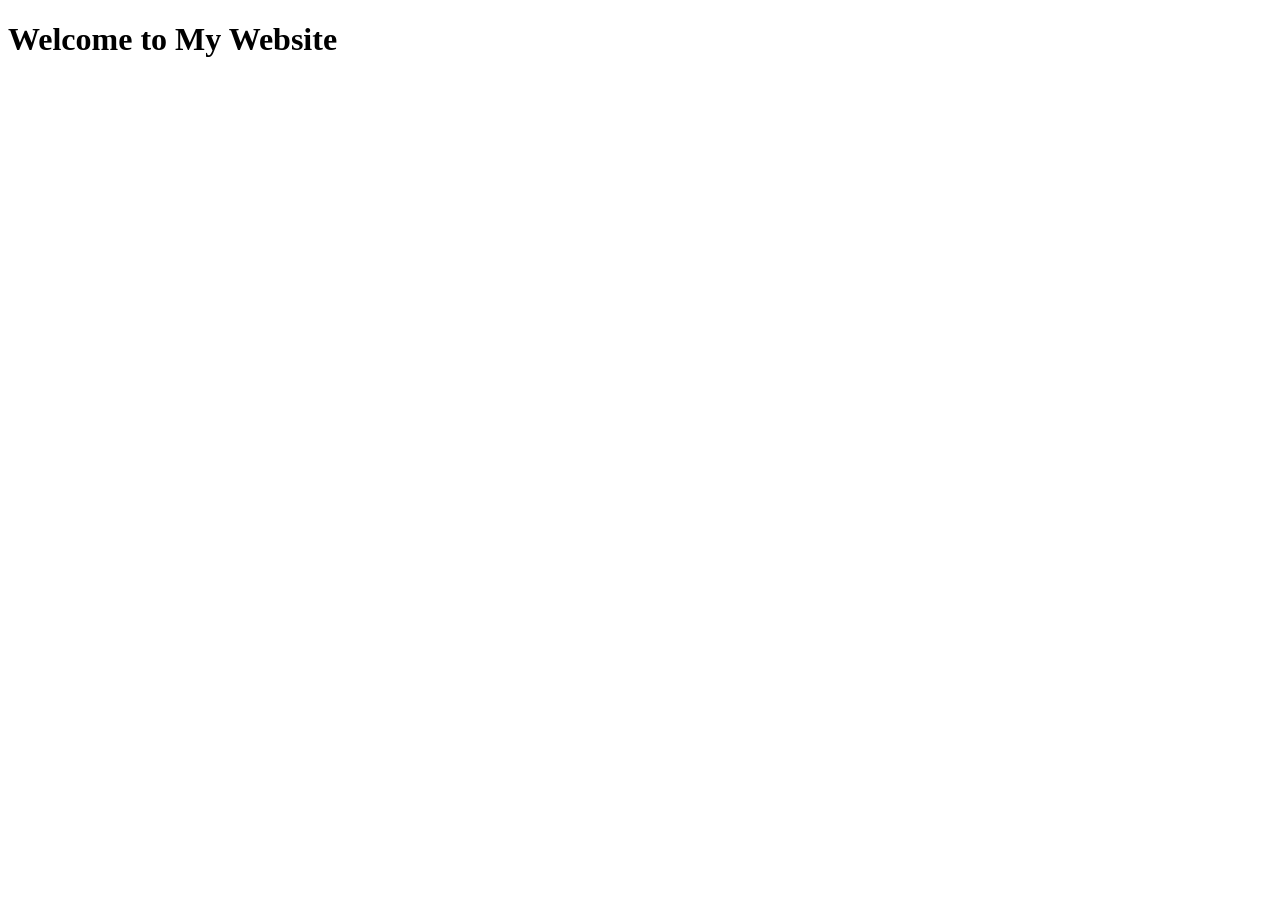
<file: index.html>
<!DOCTYPE html>
<html lang="en">
<head>
    <meta charset="UTF-8">
    <title>Website Project</title>
    <meta name="viewport" content="width=device-width, initial-scale=1.0">
</head>
<body>
    <h1>Welcome to My Website</h1>
</body>
</html>
</file>
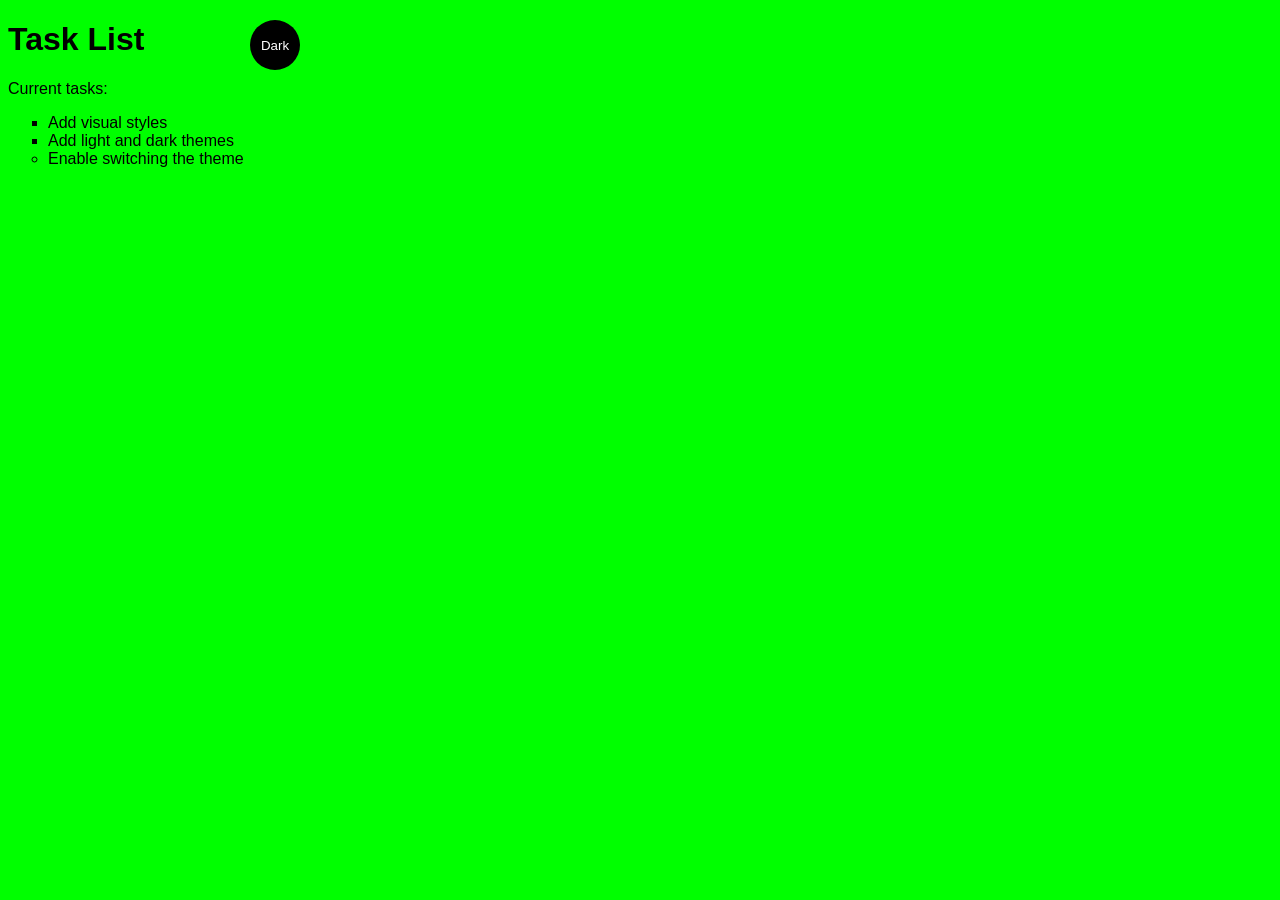
<file: 00B/index.html>
<!DOCTYPE html>
<html lang="fi">
<head>
  <meta charset="UTF-8">
  <meta http-equiv="X-UA-Compatible" content="IE=edge">
  <meta name="viewport" content="width=device-width, initial-scale=1.0">
  <title>WS00 Website</title>
  <link rel="stylesheet" href="styles/main.css">
</head>
<body class="light-theme">
    <h1>Task List</h1>
    <p id="msg">Current tasks:</p>
    <ul>
      <li class="list">Add visual styles</li>
      <li class="list">Add light and dark themes</li>
      <li>Enable switching the theme</li>
    </ul>
    <div>
      <button class="btn">Dark</button>
    </div>
    <script src="js/app.js"></script>
    <noscript>You need to enable JavaScript to view the full site.</noscript>
</body>
</html>
</file>
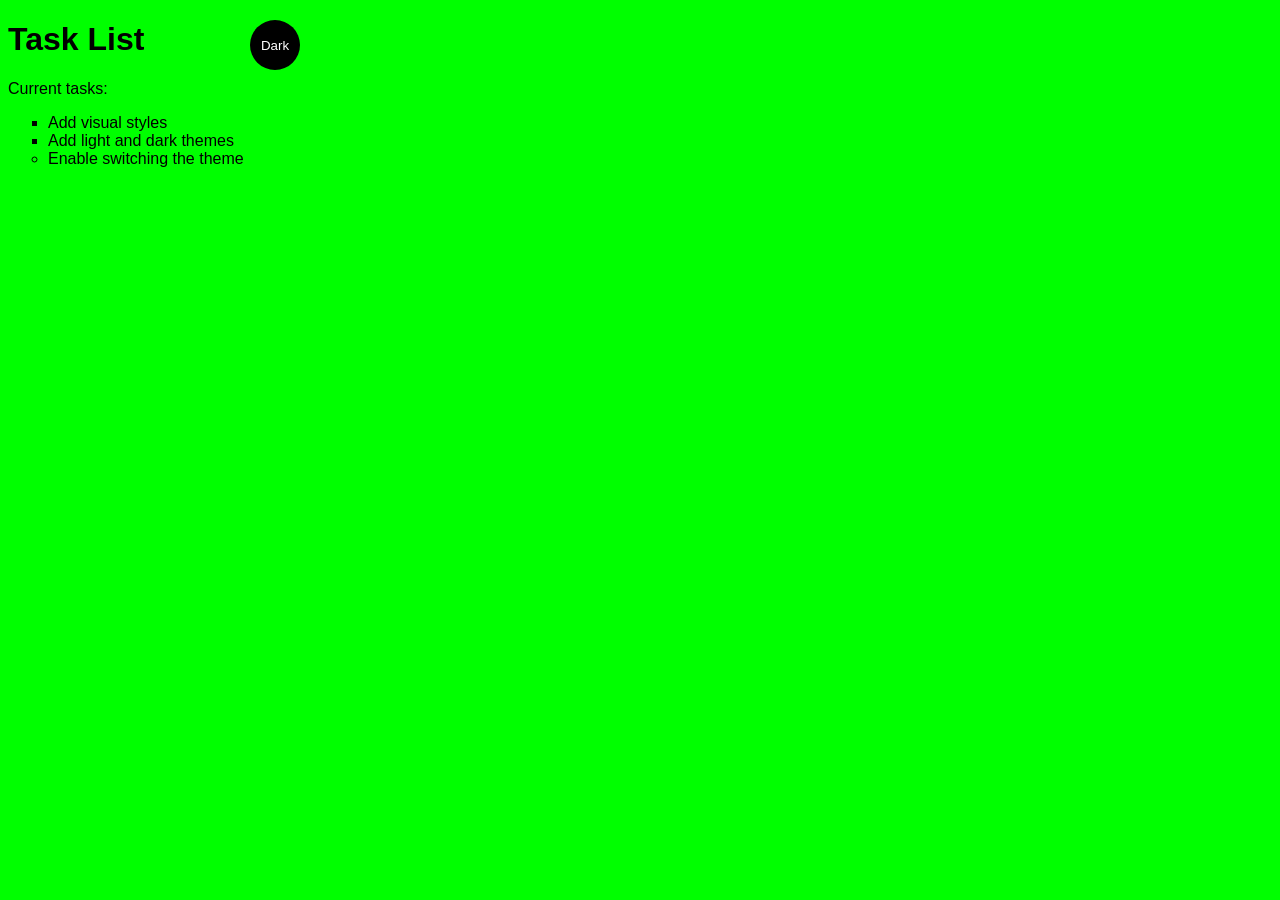
<file: WS00/index.html>
<!DOCTYPE html>
<html lang="fi">
<head>
  <meta charset="UTF-8">
  <meta http-equiv="X-UA-Compatible" content="IE=edge">
  <meta name="viewport" content="width=device-width, initial-scale=1.0">
  <title>WS00 Website</title>
  <link rel="stylesheet" href="styles/main.css">
</head>
<body class="light-theme">
    <h1>Task List</h1>
    <p id="msg">Current tasks:</p>
    <ul>
      <li class="list">Add visual styles</li>
      <li class="list">Add light and dark themes</li>
      <li>Enable switching the theme</li>
    </ul>
    <div>
      <button class="btn">Dark</button>
    </div>
    <script src="js/app.js"></script>
    <noscript>You need to enable JavaScript to view the full site.</noscript>
</body>
</html>
</file>
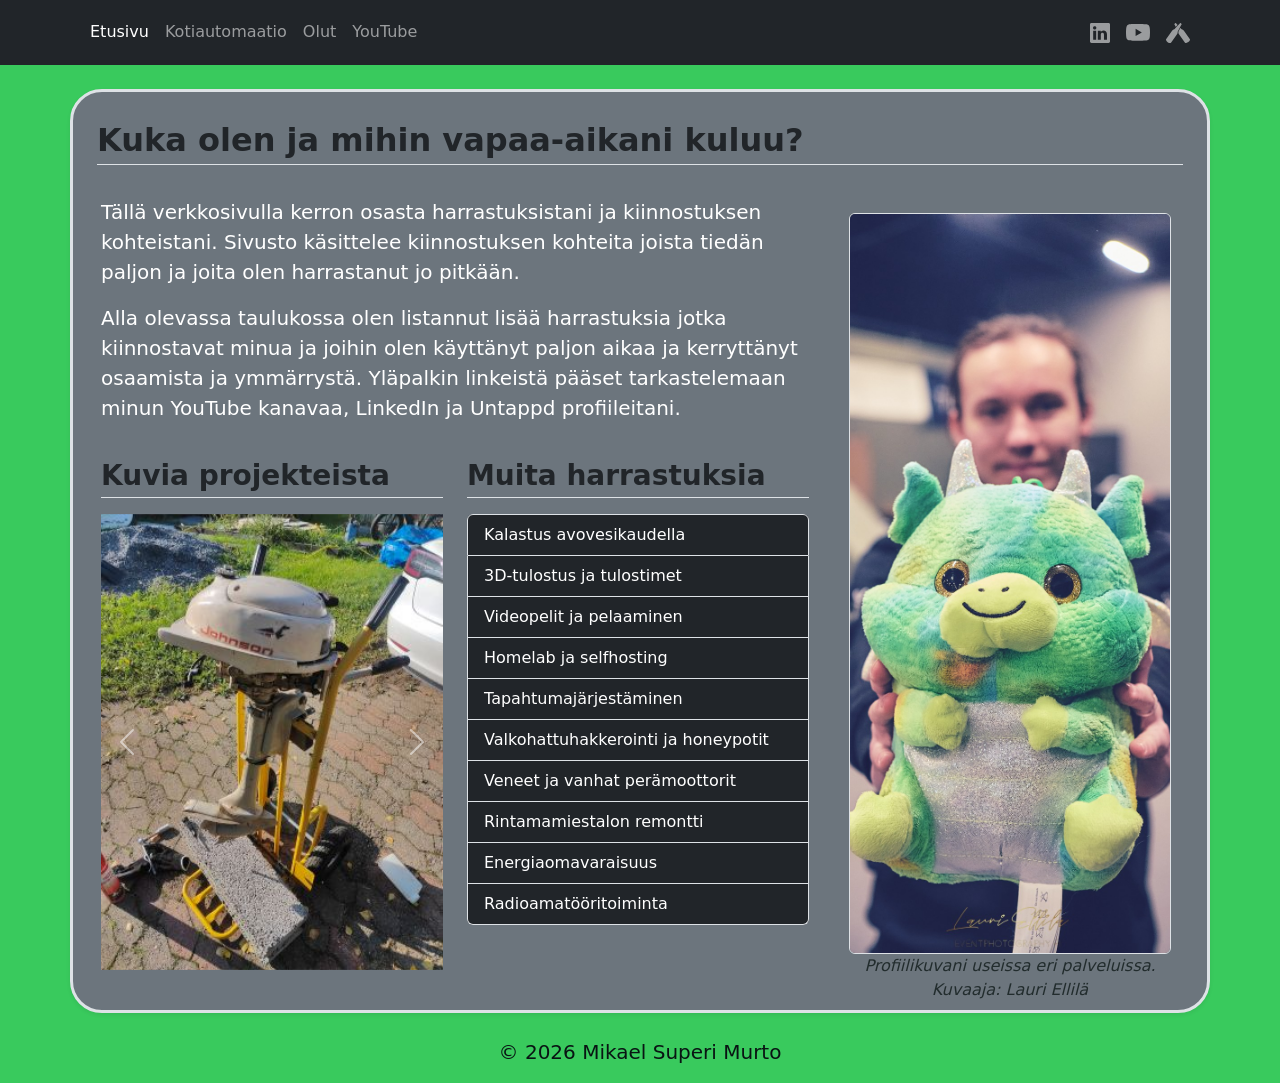
<file: WS07/index.html>
<!DOCTYPE html>
<html lang="fi">
<head>
    <meta charset="UTF-8">
    <meta name="viewport" content="width=device-width, initial-scale=1">
    <title>Superin harrastukset - Etusivu</title>
    <link rel="icon" type="image/x-icon" href="img/favicon.ico">
    <link href="https://cdn.jsdelivr.net/npm/bootstrap@5.3.8/dist/css/bootstrap.min.css" rel="stylesheet" crossorigin="anonymous">
    <link rel="stylesheet" href="./styles/style1.css">
</head>

<body>

<header>

<nav class="navbar navbar-expand-lg navbar-dark bg-dark">
  <div class="container my-1">
    <button class="navbar-toggler" type="button" data-bs-toggle="collapse" data-bs-target="#navbarSupportedContent" aria-controls="navbarSupportedContent" aria-expanded="false" aria-label="Toggle navigation">
      <span class="navbar-toggler-icon"></span>
    </button>
    <div class="collapse navbar-collapse" id="navbarSupportedContent">
      <ul class="navbar-nav me-auto mb-2 mb-lg-0">
        <li class="nav-item">
          <a class="nav-link active" aria-current="page" href="./index.html">Etusivu</a>
        </li>
        <li class="nav-item">
          <a class="nav-link" href="./ha.html">Kotiautomaatio</a>
        </li>
        <li class="nav-item">
          <a class="nav-link" href="./olut.html">Olut</a>
        </li>
        <li class="nav-item">
          <a class="nav-link" href="./youtube.html">YouTube</a>
        </li>
        </ul>
    
    <div class="collapse navbar-collapse"></div>
        <ul class="navbar-nav me-auto mb-2 mb-lg-0">
        <li class="nav-item">
          <a class="nav-link" target="_blank" rel="noopener noreferrer" href="https://www.linkedin.com/in/mikael-murto-48b181172/">
            <svg xmlns="http://www.w3.org/2000/svg" width="20" height="20" fill="currentColor" class="bi bi-linkedin" viewBox="0 0 16 16">
            <path d="M0 1.146C0 .513.526 0 1.175 0h13.65C15.474 0 16 .513 16 1.146v13.708c0 .633-.526 1.146-1.175 1.146H1.175C.526 16 0 15.487 0 14.854zm4.943 12.248V6.169H2.542v7.225zm-1.2-8.212c.837 0 1.358-.554 1.358-1.248-.015-.709-.52-1.248-1.342-1.248S2.4 3.226 2.4 3.934c0 .694.521 1.248 1.327 1.248zm4.908 8.212V9.359c0-.216.016-.432.08-.586.173-.431.568-.878 1.232-.878.869 0 1.216.662 1.216 1.634v3.865h2.401V9.25c0-2.22-1.184-3.252-2.764-3.252-1.274 0-1.845.7-2.165 1.193v.025h-.016l.016-.025V6.169h-2.4c.03.678 0 7.225 0 7.225z"/></svg></a>
        </li>
        <li class="nav-item">
          <a class="nav-link" target="_blank" rel="noopener noreferrer" href="https://www.youtube.com/channel/UCzVaI67I90x-eW_XyZ0bUkQ">
            <svg xmlns="http://www.w3.org/2000/svg" width="24" height="24" fill="currentColor" class="bi bi-youtube" viewBox="0 0 16 16">
            <path d="M8.051 1.999h.089c.822.003 4.987.033 6.11.335a2.01 2.01 0 0 1 1.415 1.42c.101.38.172.883.22 1.402l.01.104.022.26.008.104c.065.914.073 1.77.074 1.957v.075c-.001.194-.01 1.108-.082 2.06l-.008.105-.009.104c-.05.572-.124 1.14-.235 1.558a2.01 2.01 0 0 1-1.415 1.42c-1.16.312-5.569.334-6.18.335h-.142c-.309 0-1.587-.006-2.927-.052l-.17-.006-.087-.004-.171-.007-.171-.007c-1.11-.049-2.167-.128-2.654-.26a2.01 2.01 0 0 1-1.415-1.419c-.111-.417-.185-.986-.235-1.558L.09 9.82l-.008-.104A31 31 0 0 1 0 7.68v-.123c.002-.215.01-.958.064-1.778l.007-.103.003-.052.008-.104.022-.26.01-.104c.048-.519.119-1.023.22-1.402a2.01 2.01 0 0 1 1.415-1.42c.487-.13 1.544-.21 2.654-.26l.17-.007.172-.006.086-.003.171-.007A100 100 0 0 1 7.858 2zM6.4 5.209v4.818l4.157-2.408z"/></svg></a>
        </li>
        <li class="nav-item">
          <a class="nav-link" target="_blank" rel="noopener noreferrer" href="https://untappd.com/user/Superii"><svg xmlns="http://www.w3.org/2000/svg" width="24" height="24" fill="currentColor" class="bi bi-youtube" viewBox="0 0 24 24">
            <path d="m11 13.299 -5.824 8.133c-0.298 0.416 -0.8 0.635 -1.308 0.572 -0.578 -0.072 -1.374 -0.289 -2.195 -0.879S0.392 19.849 0.139 19.323a1.402 1.402 0 0 1 0.122 -1.425l5.824 -8.133a3.066 3.066 0 0 1 1.062 -0.927l1.146 -0.604c0.23 -0.121 0.436 -0.283 0.608 -0.478 0.556 -0.631 2.049 -2.284 4.696 -4.957l0.046 -0.212a0.134 0.134 0 0 1 0.096 -0.1l0.146 -0.037a0.135 0.135 0 0 0 0.101 -0.141l-0.015 -0.18a0.13 0.13 0 0 1 0.125 -0.142c0.176 -0.005 0.518 0.046 1.001 0.393s0.64 0.656 0.692 0.824a0.13 0.13 0 0 1 -0.095 0.164l-0.175 0.044a0.133 0.133 0 0 0 -0.101 0.141l0.012 0.15a0.131 0.131 0 0 1 -0.063 0.123l-0.186 0.112c-1.679 3.369 -2.764 5.316 -3.183 6.046a2.157 2.157 0 0 0 -0.257 0.73l-0.205 1.281A3.074 3.074 0 0 1 11 13.3zm12.739 4.598 -5.824 -8.133a3.066 3.066 0 0 0 -1.062 -0.927l-1.146 -0.605a2.138 2.138 0 0 1 -0.608 -0.478 50.504 50.504 0 0 0 -0.587 -0.654 0.089 0.089 0 0 0 -0.142 0.018 97.261 97.261 0 0 1 -1.745 3.223 1.42 1.42 0 0 0 -0.171 0.485 3.518 3.518 0 0 0 0 1.103l0.01 0.064c0.075 0.471 0.259 0.918 0.536 1.305l5.824 8.133c0.296 0.413 0.79 0.635 1.294 0.574a4.759 4.759 0 0 0 2.209 -0.881 4.762 4.762 0 0 0 1.533 -1.802 1.4 1.4 0 0 0 -0.122 -1.425zM8.306 3.366l0.175 0.044a0.134 0.134 0 0 1 0.101 0.141l-0.012 0.15a0.13 0.13 0 0 0 0.063 0.123l0.186 0.112c0.311 0.623 0.599 1.194 0.869 1.721 0.026 0.051 0.091 0.06 0.129 0.019 0.437 -0.469 0.964 -1.025 1.585 -1.668a0.137 0.137 0 0 0 0.003 -0.19c-0.315 -0.322 -0.645 -0.659 -1.002 -1.02l-0.046 -0.212a0.13 0.13 0 0 0 -0.096 -0.099l-0.146 -0.037a0.135 0.135 0 0 1 -0.101 -0.141l0.015 -0.18a0.13 0.13 0 0 0 -0.123 -0.142c-0.175 -0.005 -0.518 0.045 -1.002 0.393 -0.483 0.347 -0.64 0.656 -0.692 0.824a0.13 0.13 0 0 0 0.095 0.164z"/></svg></a>
        </li>
      </ul>
      </div>
    </div>
</nav>
</header>
<br>

<div class="container p-4 border border-3 rounded-5 bg-secondary text-white shadow-sm">
  <p class="fs-2 border-bottom text-dark fw-bold">Kuka olen ja mihin vapaa-aikani kuluu?</p>
  <div class="row">
    <div class="col-md-8 p-3">
      <p class="fs-5">
        Tällä verkkosivulla kerron osasta harrastuksistani ja kiinnostuksen kohteistani. Sivusto käsittelee kiinnostuksen kohteita joista tiedän paljon ja joita olen harrastanut jo pitkään.
      </p>
      <p class="fs-5">
        Alla olevassa taulukossa olen listannut lisää harrastuksia jotka kiinnostavat minua ja joihin olen käyttänyt paljon aikaa ja kerryttänyt osaamista ja ymmärrystä.
        Yläpalkin linkeistä pääset tarkastelemaan minun YouTube kanavaa, LinkedIn ja Untappd profiileitani.
      </p>  
          <div class="row">
            <div class="col-md-12 my-2"></div>

            <div class="col-md-6">
            
            <p class="fs-3 border-bottom text-dark fw-bold">Kuvia projekteista</p>
              <div id="carouselExample"  class="carousel slide w-100">
                <div class="carousel-inner">
                  <div class="carousel-item active h-100 align-items-center justify-content-center"> 
                    <img src="img/1.jpg" class="d-block w-100 open-image" alt="Vintage Johnson 3hp perämoottori jonka kunnostin käyttökuntoon." data-bs-toggle="modal" data-bs-target="#kuvaModal">
                  </div>
                  <div class="carousel-item h-100 align-items-center justify-content-center">
                    <img src="img/2.jpg" class="d-block w-100 open-image" alt="Terhi MicroFun veneen maalaaminen." data-bs-toggle="modal" data-bs-target="#kuvaModal"> 
                  </div>
                  <div class="carousel-item h-100 align-items-center justify-content-center">
                    <img src="img/3.jpg" class="d-block w-100 open-image" alt="Terhi MicroFun veneen kunnostaminen ja varustelu." data-bs-toggle="modal" data-bs-target="#kuvaModal">
                  </div>
                  <div class="carousel-item h-100 align-items-center justify-content-center">
                    <img src="img/4.jpg" class="d-block w-100 open-image" alt="Puistoon pussikaljalle eli oma kegi ja hana mukana" data-bs-toggle="modal" data-bs-target="#kuvaModal">
                  </div>
                  <div class="carousel-item h-100 align-items-center justify-content-center">
                    <img src="img/5.jpg" class="d-block w-100 open-image" alt="Meikäläinen Pyhäjärvellä veneilemässä kunnostetulla Terhillä ja entisöidyllä Johnsonilla." data-bs-toggle="modal" data-bs-target="#kuvaModal">
                  </div>
                  <div class="carousel-item h-100 align-items-center justify-content-center">
                    <img src="img/9.jpg" class="d-block w-100 open-image" alt="45kWh LiFePO4 akusto jonka asensin kotini sähkövarastoksi." data-bs-toggle="modal" data-bs-target="#kuvaModal">
                  </div>
                  <div class="carousel-item h-100 align-items-center justify-content-center">
                    <img src="img/11.jpg" class="d-block w-100 open-image" alt="Oluen hapeton siirtäminen käymisastiasta kegiin." data-bs-toggle="modal" data-bs-target="#kuvaModal">
                  </div>
                  <div class="carousel-item h-100 align-items-center justify-content-center">
                    <img src="img/12.jpg" class="d-block w-100 open-image" alt="Itse rakennettu Keezer oluthanoineen." data-bs-toggle="modal" data-bs-target="#kuvaModal">
                  </div>
                  <div class="carousel-item h-100 align-items-center justify-content-center">
                    <img src="img/13.jpg" class="d-block w-100 open-image" alt="2026 avovesikauden ensimmäinen saalis." data-bs-toggle="modal" data-bs-target="#kuvaModal">
                  </div>
                  <div class="carousel-item h-100 align-items-center justify-content-center"> 
                    <img src="img/15.jpg" class="d-block w-100 open-image" alt="Tällä hetkellä ajankohtainen Matkaaja Pallas 5000 matkailuvaunuprojekti." data-bs-toggle="modal" data-bs-target="#kuvaModal">
                  </div>
                </div>
                <button class="carousel-control-prev" type="button" data-bs-target="#carouselExample" data-bs-slide="prev">
                  <span class="carousel-control-prev-icon" aria-hidden="true"></span>
                  <span class="visually-hidden">Edellinen</span>
                </button>
                <button class="carousel-control-next" type="button" data-bs-target="#carouselExample" data-bs-slide="next">
                  <span class="carousel-control-next-icon" aria-hidden="true"></span>
                  <span class="visually-hidden">Seuraava</span>
                </button>
              </div>
            </div>

            <div class="col-md-6">
            <p class="fs-3 border-bottom text-dark fw-bold">Muita harrastuksia</p>
            <ul class="list-group bg-dark text-white">
              <li class="list-group-item bg-dark text-white">Kalastus avovesikaudella</li>
              <li class="list-group-item bg-dark text-white">3D-tulostus ja tulostimet</li>
              <li class="list-group-item bg-dark text-white">Videopelit ja pelaaminen</li>
              <li class="list-group-item bg-dark text-white">Homelab ja selfhosting</li>
              <li class="list-group-item bg-dark text-white">Tapahtumajärjestäminen</li>
              <li class="list-group-item bg-dark text-white">Valkohattuhakkerointi ja honeypotit</li>
              <li class="list-group-item bg-dark text-white">Veneet ja vanhat perämoottorit</li>
              <li class="list-group-item bg-dark text-white">Rintamamiestalon remontti</li>
              <li class="list-group-item bg-dark text-white">Energiaomavaraisuus</li>
              <li class="list-group-item bg-dark text-white">Radioamatööritoiminta</li>
            </ul>
            </div>

          </div>
        </div>
        <div class="col-md-4 p-4 my-2">
          <img src="img/avatar.jpg" class="w-100 h-100 object-fit-cover border rounded" alt="My default profile picture on everywhere">
          <p class="text-center text-muted fst-italic">Profiilikuvani useissa eri palveluissa.<br>Kuvaaja: Lauri Ellilä</p>
      </div>
    </div>
  </div>

<br>

<div class="modal fade" id="kuvaModal" tabindex="-1" aria-hidden="true">
  <div class="modal-dialog modal-xl modal-dialog-centered">
    <div class="modal-content bg-dark border-0">
      <div class="modal-header border-0">
        <button type="button" class="btn-close btn-close-white" data-bs-dismiss="modal" aria-label="Sulje"></button>
      </div>
      <div class="modal-body text-center">
        <img src="img/placeholder.jpg" id="modalKuva" class="img-fluid rounded" alt="placeholder image"> 
      </div>
    </div>
  </div>
</div>

<script>
  const kuvaModal = document.getElementById('kuvaModal');
  const modalKuva = document.getElementById('modalKuva');

  document.querySelectorAll('.open-image').forEach(img => {
    img.addEventListener('click', function () {
      modalKuva.src = this.src;
      modalKuva.alt = this.alt;
    });
  });
</script>

<footer>
    <p class="lead text-center">&copy; 2026 Mikael Superi Murto</p>
<script src="https://cdn.jsdelivr.net/npm/bootstrap@5.3.8/dist/js/bootstrap.bundle.min.js" crossorigin="anonymous"></script>
</footer>
</body>
</html>
</file>
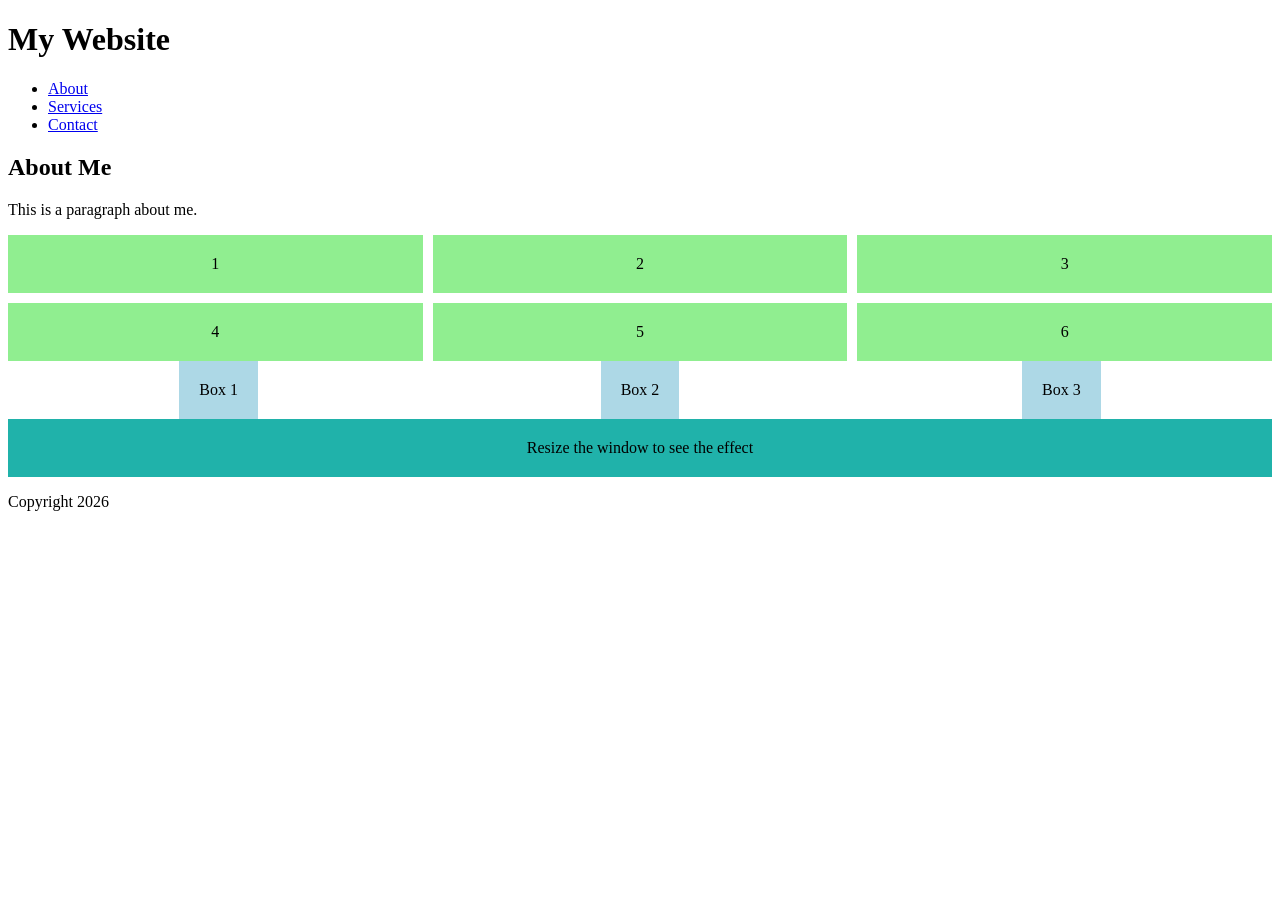
<file: WS04/workshop/index.html>
<!DOCTYPE html>
<html lang="fi">
<head>
    <title>Not my first HTML page!</title>
    <link rel="icon" type="image/x-icon" href="img/favicon.ico">
    <link rel="stylesheet" href="styles/style1.css">
</head>
<body>
<header>
  <h1>My Website</h1>
  <nav>
    <ul>
      <li><a href="#about">About</a></li>
      <li><a href="#services">Services</a></li>
      <li><a href="#contact">Contact</a></li>
    </ul>
  </nav>
</header>

<main>
  <section id="about">
    <h2>About Me</h2>
    <p>This is a paragraph about me.</p>
  </section>

<div class="grid-container">
  <div class="grid-item">1</div>
  <div class="grid-item">2</div>
  <div class="grid-item">3</div>
  <div class="grid-item">4</div>
  <div class="grid-item">5</div>
  <div class="grid-item">6</div>
</div>

<div class="flex-container">
  <div class="box">Box 1</div>
  <div class="box">Box 2</div>
  <div class="box">Box 3</div>
</div>

<div class="responsive-box">Resize the window to see the effect</div>

</main>

<footer>
  <p>Copyright 2026</p>
</footer>


</body>
</html>
</file>
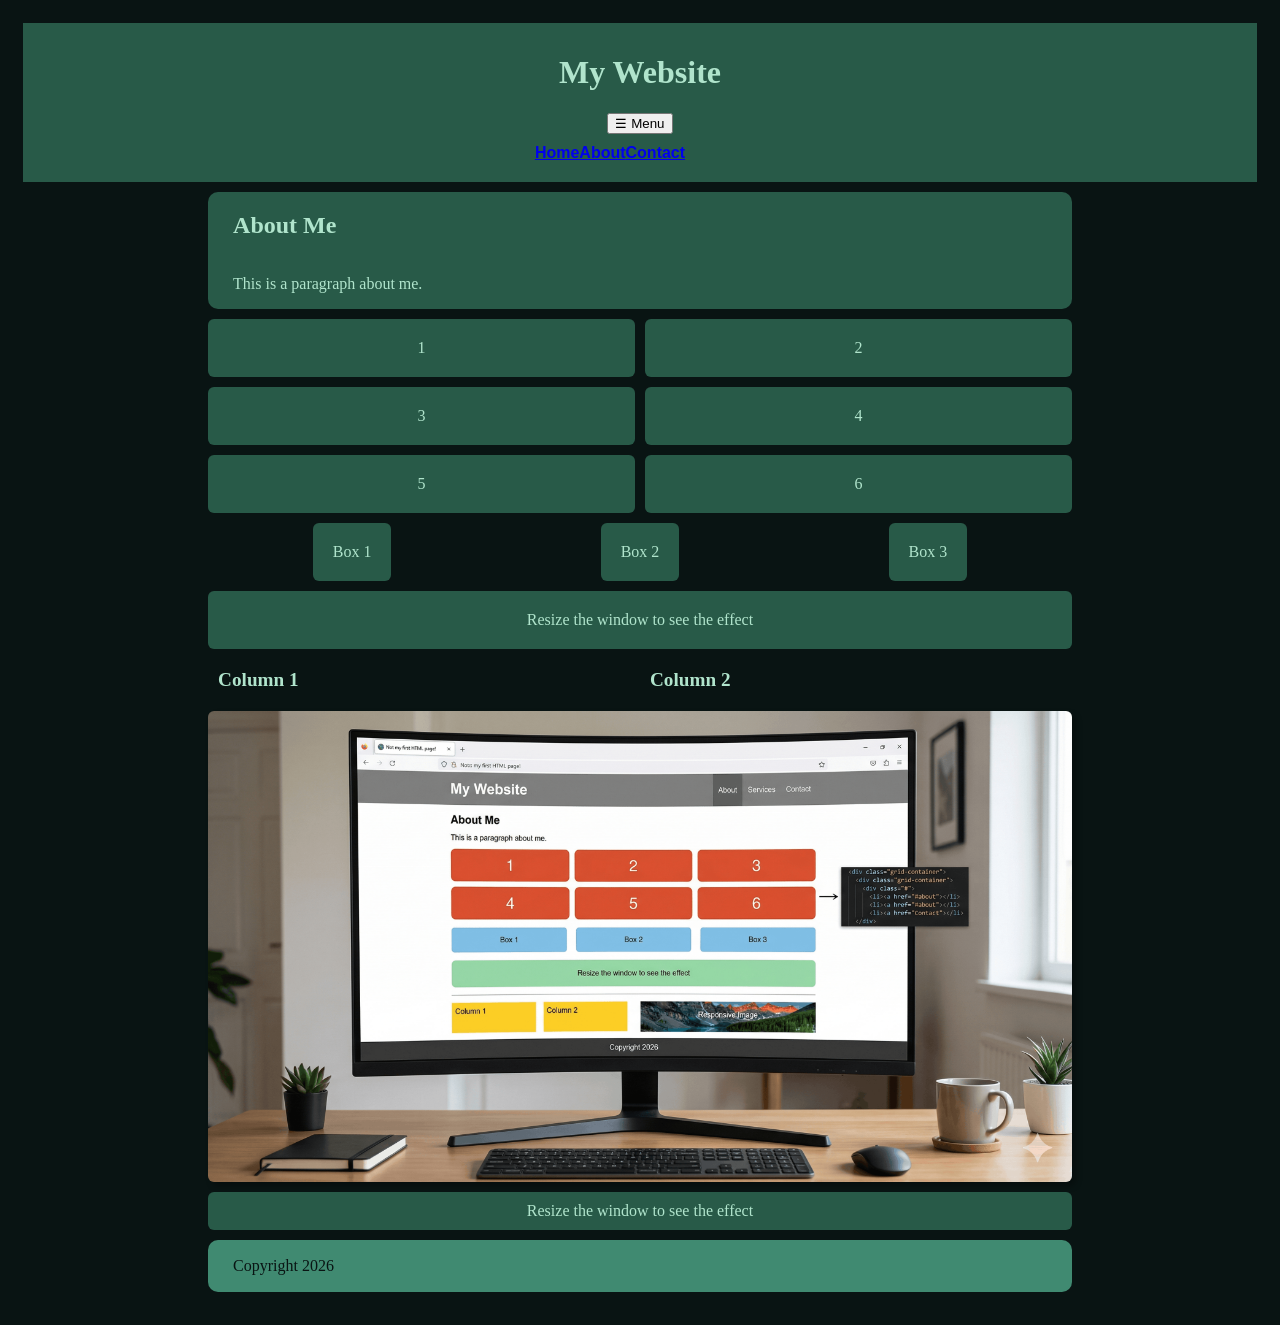
<file: WS05/workshop/index.html>
<!DOCTYPE html>
<html lang="fi">
<head>
    <title>Not my first HTML page!</title>
    <link rel="icon" type="image/x-icon" href="img/favicon.ico">
    <link rel="stylesheet" href="styles/style1.css">
</head>
<body>
<header>
  <h1>My Website</h1>
  <div>
    <nav class="responsive-nav">
      <button class="menu-toggle">☰ Menu</button>
      <ul class="nav-list">
        <li><a href="#home">Home</a></li>
        <li><a href="#about">About</a></li>
        <li><a href="#contact">Contact</a></li>
      </ul>
    </nav>
  </div>
</header>

<main>
  <section id="about">
    <h2>About Me</h2>
    <p>This is a paragraph about me.</p>
  </section>

  <div class="grid-container">
    <div class="grid-item">1</div>
    <div class="grid-item">2</div>
    <div class="grid-item">3</div>
    <div class="grid-item">4</div>
    <div class="grid-item">5</div>
    <div class="grid-item">6</div>
  </div>

  <div class="flex-container">
    <div class="box">Box 1</div>
    <div class="box">Box 2</div>
    <div class="box">Box 3</div>
  </div>

  <div class="responsive-box">Resize the window to see the effect</div>

<!-- WS06 starts here -->

  <div class="responsive-container">
    <div class="column">Column 1</div>
    <div class="column">Column 2</div>
  </div>

<!-- En keksinyt keinoa kirjoittaa HTML tagia AlT tekstiin. -->
  <img src="img/image.png" alt="AI generated image, prompt: Create image where you refer this code" class="responsive-image">

  <div class="media-query-box">Resize the window to see the effect</div>
</main>

<footer>
  <div class="footer-content">
    <p>Copyright 2026</p>
  </div>
</footer>


</body>
</html>
</file>
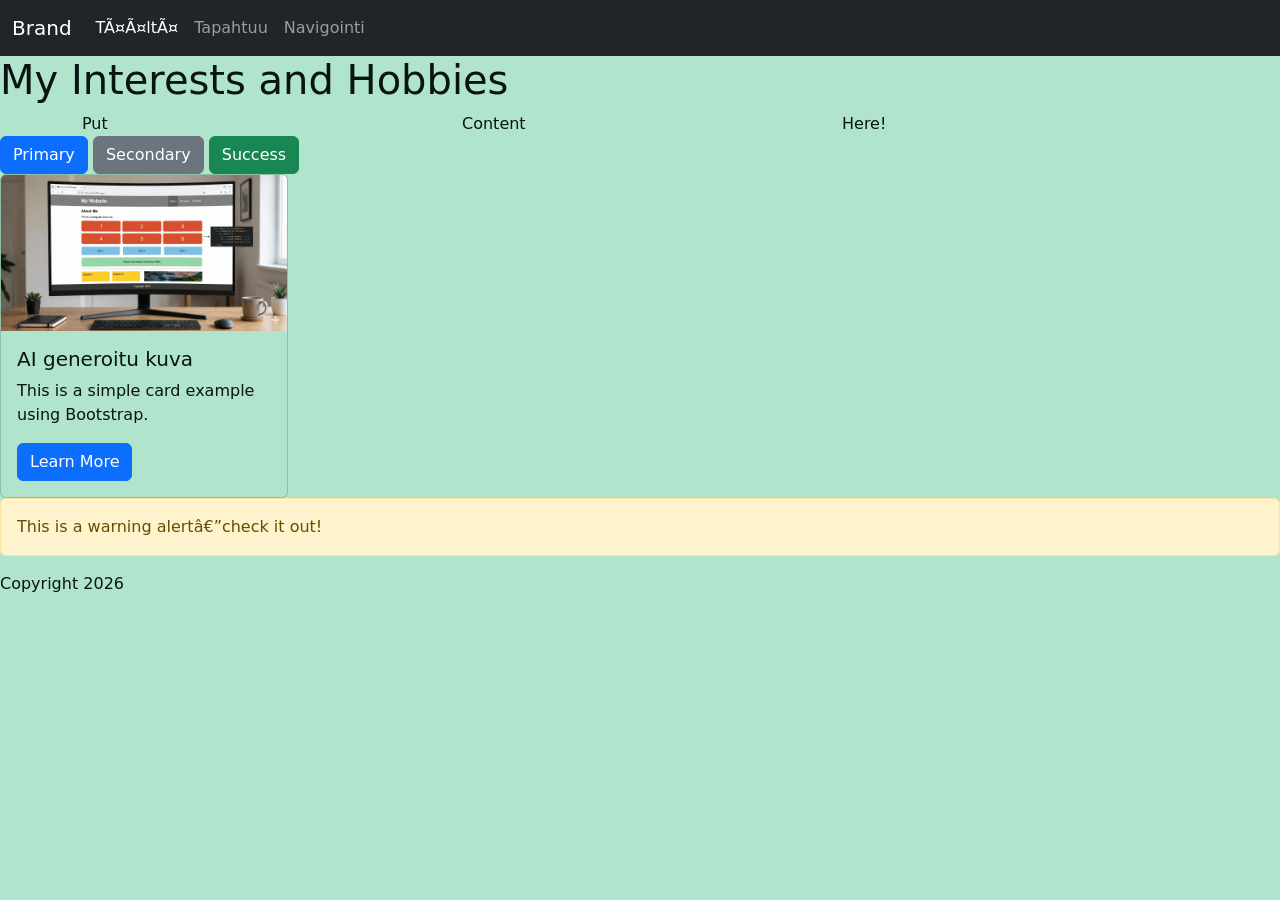
<file: WS06/workshop/index.html>
<!DOCTYPE html>
<html lang="fi">
<head>
    <charset="UTF-8">
    <meta name="viewport" content="width=device-width, initial-scale=1">
    <title>Page about my interests and hobbies</title>
    <link rel="icon" type="image/x-icon" href="img/favicon.ico">
    <link href="https://cdn.jsdelivr.net/npm/bootstrap@5.3.8/dist/css/bootstrap.min.css" rel="stylesheet" crossorigin="anonymous">
    <link rel="stylesheet" href="styles/style1.css">
</head>
<body>



<header>
<!-- Bootstrap navigation bar example -->
<nav class="navbar navbar-expand-lg navbar-dark bg-dark">
  <div class="container-fluid">
    <a class="navbar-brand" href="#">Brand</a>
    <button class="navbar-toggler" type="button" data-bs-toggle="collapse" data-bs-target="#navbarNav" aria-controls="navbarNav" aria-expanded="false" aria-label="Toggle navigation">
      <span class="navbar-toggler-icon"></span>
    </button>
    <div class="collapse navbar-collapse" id="navbarNav">
      <ul class="navbar-nav me-auto mb-2 mb-lg-0">
        <li class="nav-item"><a class="nav-link active" aria-current="page" href="#">Täältä</a></li>
        <li class="nav-item"><a class="nav-link" href="#">Tapahtuu</a></li>
        <li class="nav-item"><a class="nav-link" href="#">Navigointi</a></li>
      </ul>
    </div>
  </div>
</nav>
</header>

<h1>My Interests and Hobbies</h1>
<!-- Bootstrap grid system example -->
<div class="container">
  <div class="row">
    <div class="col-md-4 col-12">Put</div>
    <div class="col-md-4 col-12">Content</div>
    <div class="col-md-4 col-12">Here!</div>
  </div>
</div>

<!-- Bootstrap buttons example -->
<button class="btn btn-primary">Primary</button>
<button class="btn btn-secondary">Secondary</button>
<button class="btn btn-success">Success</button>

<!-- Bootstrap card component example -->
<div class="card" style="width: 18rem;">
  <img src="img/image.png" class="card-img-top" alt="AI generated image, prompt: Create image where you refer this code">
  <div class="card-body">
    <h5 class="card-title">AI generoitu kuva</h5>
    <p class="card-text">This is a simple card example using Bootstrap.</p>
    <a href="#" class="btn btn-primary">Learn More</a>
  </div>
</div>

<!-- Bootstrap alert component example -->
<div class="alert alert-warning" role="alert">
  This is a warning alert—check it out!
</div>

<!-- Old content
<header>
  <h1>My Website</h1>
  <div>
    <nav class="responsive-nav">
      <button class="menu-toggle">☰ Menu</button>
      <ul class="nav-list">
        <li><a href="#home">Home</a></li>
        <li><a href="#about">About</a></li>
        <li><a href="#contact">Contact</a></li>
      </ul>
    </nav>
  </div>
</header>

<main>
  <section id="about">
    <h2>About Me</h2>
    <p>This is a paragraph about me.</p>
  </section>

  <div class="grid-container">
    <div class="grid-item">1</div>
    <div class="grid-item">2</div>
    <div class="grid-item">3</div>
    <div class="grid-item">4</div>
    <div class="grid-item">5</div>
    <div class="grid-item">6</div>
  </div>

  <div class="flex-container">
    <div class="box">Box 1</div>
    <div class="box">Box 2</div>
    <div class="box">Box 3</div>
  </div>

  <div class="responsive-box">Resize the window to see the effect</div>

/* WS06 starts here */

  <div class="responsive-container">
    <div class="column">Column 1</div>
    <div class="column">Column 2</div>
  </div>

/* En keksinyt keinoa kirjoittaa HTML tagia AlT tekstiin. */
  <img src="img/image.png" alt="AI generated image, prompt: Create image where you refer this code" class="responsive-image">

  <div class="media-query-box">Resize the window to see the effect</div>
</main>

<footer>
  <div class="footer-content">
    <p>Copyright 2026</p>
  </div>
</footer> 

Old Content -->


<footer>
    <p>Copyright 2026</p>
<script src="https://cdn.jsdelivr.net/npm/bootstrap@5.3.8/dist/js/bootstrap.bundle.min.js" crossorigin="anonymous"></script>
</body>
</html>
</file>
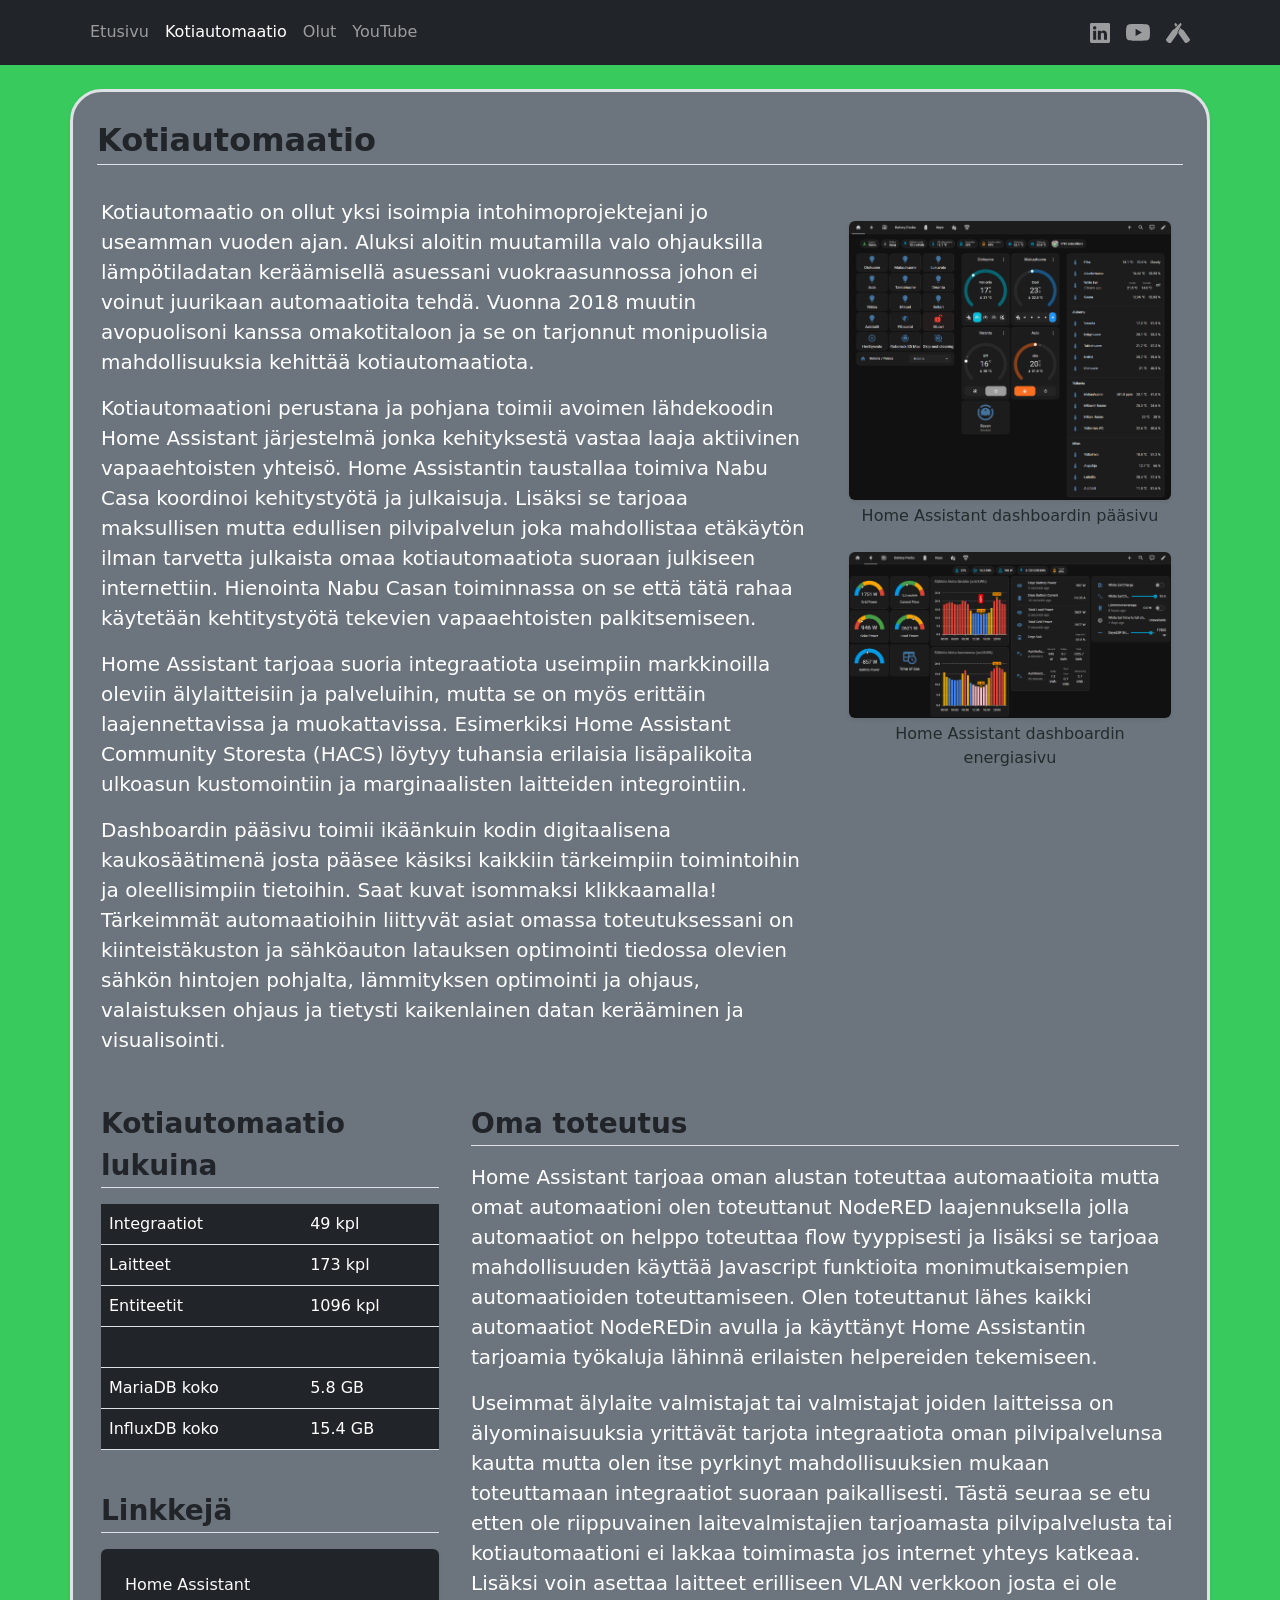
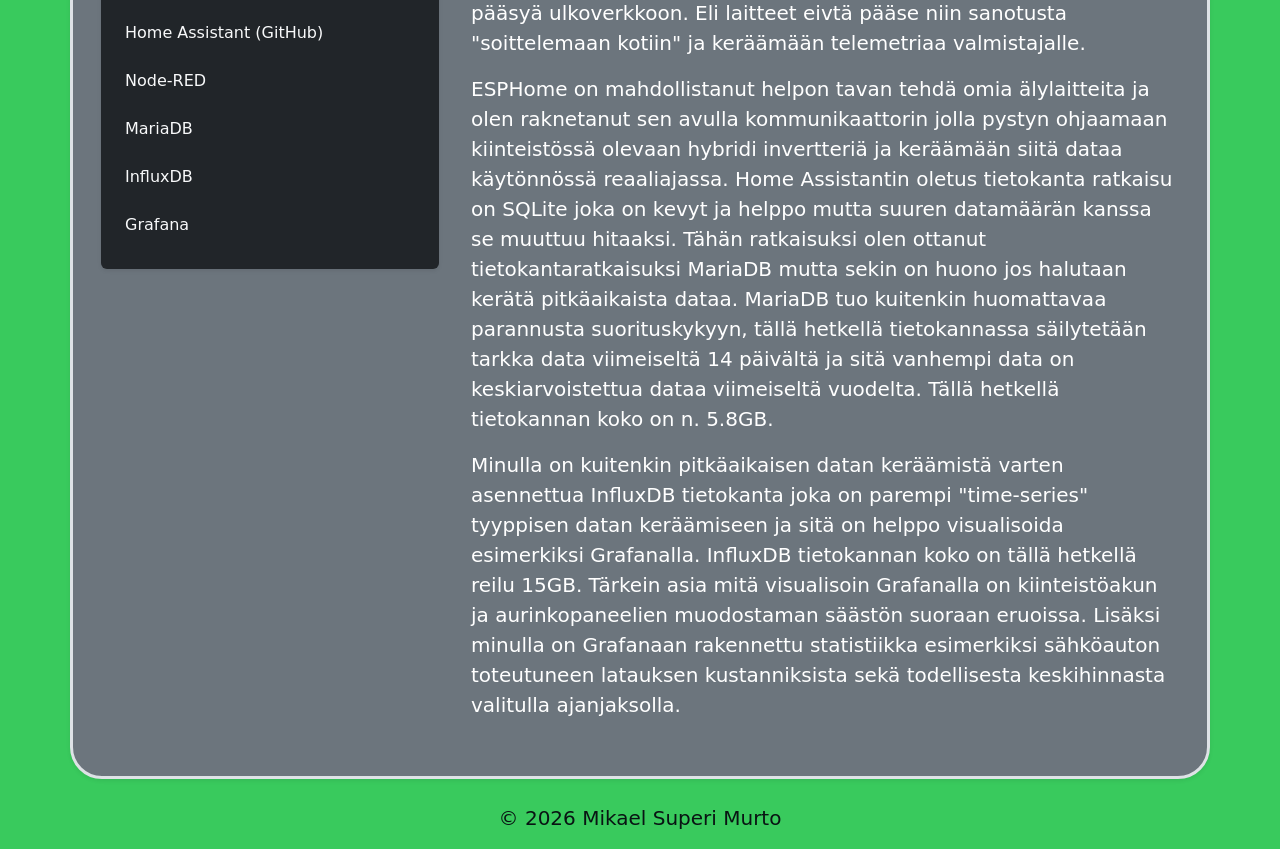
<file: WS07/ha.html>
<!DOCTYPE html>
<html lang="fi">
<head>
    <meta charset="UTF-8">
    <meta name="viewport" content="width=device-width, initial-scale=1">
    <title>Superin harrastukset - Kotiautomaatio</title>
    <link rel="icon" type="image/x-icon" href="img/favicon.ico">
    <link href="https://cdn.jsdelivr.net/npm/bootstrap@5.3.8/dist/css/bootstrap.min.css" rel="stylesheet" crossorigin="anonymous">
    <link rel="stylesheet" href="./styles/style1.css">
</head>

<body>

<header>

<nav class="navbar navbar-expand-lg navbar-dark bg-dark">
  <div class="container my-1">
    <button class="navbar-toggler" type="button" data-bs-toggle="collapse" data-bs-target="#navbarSupportedContent" aria-controls="navbarSupportedContent" aria-expanded="false" aria-label="Toggle navigation">
      <span class="navbar-toggler-icon"></span>
    </button>
    <div class="collapse navbar-collapse" id="navbarSupportedContent">
      <ul class="navbar-nav me-auto mb-2 mb-lg-0">
        <li class="nav-item">
          <a class="nav-link" href="./index.html">Etusivu</a>
        </li>
        <li class="nav-item">
          <a class="nav-link active" aria-current="page" href="./ha.html">Kotiautomaatio</a>
        </li>
        <li class="nav-item">
          <a class="nav-link" href="./olut.html">Olut</a>
        </li>
        <li class="nav-item">
          <a class="nav-link" href="./youtube.html">YouTube</a>
        </li>
        </ul>
    <div class="collapse navbar-collapse"></div>
        <ul class="navbar-nav me-auto mb-2 mb-lg-0">
        <li class="nav-item">
          <a class="nav-link" target="_blank" rel="noopener noreferrer" href="https://www.linkedin.com/in/mikael-murto-48b181172/">
            <svg xmlns="http://www.w3.org/2000/svg" width="20" height="20" fill="currentColor" class="bi bi-linkedin" viewBox="0 0 16 16">
            <path d="M0 1.146C0 .513.526 0 1.175 0h13.65C15.474 0 16 .513 16 1.146v13.708c0 .633-.526 1.146-1.175 1.146H1.175C.526 16 0 15.487 0 14.854zm4.943 12.248V6.169H2.542v7.225zm-1.2-8.212c.837 0 1.358-.554 1.358-1.248-.015-.709-.52-1.248-1.342-1.248S2.4 3.226 2.4 3.934c0 .694.521 1.248 1.327 1.248zm4.908 8.212V9.359c0-.216.016-.432.08-.586.173-.431.568-.878 1.232-.878.869 0 1.216.662 1.216 1.634v3.865h2.401V9.25c0-2.22-1.184-3.252-2.764-3.252-1.274 0-1.845.7-2.165 1.193v.025h-.016l.016-.025V6.169h-2.4c.03.678 0 7.225 0 7.225z"/></svg></a>
        </li>
        <li class="nav-item">
          <a class="nav-link" target="_blank" rel="noopener noreferrer" href="https://www.youtube.com/channel/UCzVaI67I90x-eW_XyZ0bUkQ">
            <svg xmlns="http://www.w3.org/2000/svg" width="24" height="24" fill="currentColor" class="bi bi-youtube" viewBox="0 0 16 16">
            <path d="M8.051 1.999h.089c.822.003 4.987.033 6.11.335a2.01 2.01 0 0 1 1.415 1.42c.101.38.172.883.22 1.402l.01.104.022.26.008.104c.065.914.073 1.77.074 1.957v.075c-.001.194-.01 1.108-.082 2.06l-.008.105-.009.104c-.05.572-.124 1.14-.235 1.558a2.01 2.01 0 0 1-1.415 1.42c-1.16.312-5.569.334-6.18.335h-.142c-.309 0-1.587-.006-2.927-.052l-.17-.006-.087-.004-.171-.007-.171-.007c-1.11-.049-2.167-.128-2.654-.26a2.01 2.01 0 0 1-1.415-1.419c-.111-.417-.185-.986-.235-1.558L.09 9.82l-.008-.104A31 31 0 0 1 0 7.68v-.123c.002-.215.01-.958.064-1.778l.007-.103.003-.052.008-.104.022-.26.01-.104c.048-.519.119-1.023.22-1.402a2.01 2.01 0 0 1 1.415-1.42c.487-.13 1.544-.21 2.654-.26l.17-.007.172-.006.086-.003.171-.007A100 100 0 0 1 7.858 2zM6.4 5.209v4.818l4.157-2.408z"/></svg></a>
        </li>
        <li class="nav-item">
          <a class="nav-link" target="_blank" rel="noopener noreferrer" href="https://untappd.com/user/Superii"><svg xmlns="http://www.w3.org/2000/svg" width="24" height="24" fill="currentColor" class="bi bi-youtube" viewBox="0 0 24 24">
            <path d="m11 13.299 -5.824 8.133c-0.298 0.416 -0.8 0.635 -1.308 0.572 -0.578 -0.072 -1.374 -0.289 -2.195 -0.879S0.392 19.849 0.139 19.323a1.402 1.402 0 0 1 0.122 -1.425l5.824 -8.133a3.066 3.066 0 0 1 1.062 -0.927l1.146 -0.604c0.23 -0.121 0.436 -0.283 0.608 -0.478 0.556 -0.631 2.049 -2.284 4.696 -4.957l0.046 -0.212a0.134 0.134 0 0 1 0.096 -0.1l0.146 -0.037a0.135 0.135 0 0 0 0.101 -0.141l-0.015 -0.18a0.13 0.13 0 0 1 0.125 -0.142c0.176 -0.005 0.518 0.046 1.001 0.393s0.64 0.656 0.692 0.824a0.13 0.13 0 0 1 -0.095 0.164l-0.175 0.044a0.133 0.133 0 0 0 -0.101 0.141l0.012 0.15a0.131 0.131 0 0 1 -0.063 0.123l-0.186 0.112c-1.679 3.369 -2.764 5.316 -3.183 6.046a2.157 2.157 0 0 0 -0.257 0.73l-0.205 1.281A3.074 3.074 0 0 1 11 13.3zm12.739 4.598 -5.824 -8.133a3.066 3.066 0 0 0 -1.062 -0.927l-1.146 -0.605a2.138 2.138 0 0 1 -0.608 -0.478 50.504 50.504 0 0 0 -0.587 -0.654 0.089 0.089 0 0 0 -0.142 0.018 97.261 97.261 0 0 1 -1.745 3.223 1.42 1.42 0 0 0 -0.171 0.485 3.518 3.518 0 0 0 0 1.103l0.01 0.064c0.075 0.471 0.259 0.918 0.536 1.305l5.824 8.133c0.296 0.413 0.79 0.635 1.294 0.574a4.759 4.759 0 0 0 2.209 -0.881 4.762 4.762 0 0 0 1.533 -1.802 1.4 1.4 0 0 0 -0.122 -1.425zM8.306 3.366l0.175 0.044a0.134 0.134 0 0 1 0.101 0.141l-0.012 0.15a0.13 0.13 0 0 0 0.063 0.123l0.186 0.112c0.311 0.623 0.599 1.194 0.869 1.721 0.026 0.051 0.091 0.06 0.129 0.019 0.437 -0.469 0.964 -1.025 1.585 -1.668a0.137 0.137 0 0 0 0.003 -0.19c-0.315 -0.322 -0.645 -0.659 -1.002 -1.02l-0.046 -0.212a0.13 0.13 0 0 0 -0.096 -0.099l-0.146 -0.037a0.135 0.135 0 0 1 -0.101 -0.141l0.015 -0.18a0.13 0.13 0 0 0 -0.123 -0.142c-0.175 -0.005 -0.518 0.045 -1.002 0.393 -0.483 0.347 -0.64 0.656 -0.692 0.824a0.13 0.13 0 0 0 0.095 0.164z"/></svg></a>
        </li>
      </ul>
      </div>
    </div>
</nav>

</header>
<br>


<div class="container p-4 border border-3 rounded-5 bg-secondary text-white shadow-sm">
  <p class="fs-2 border-bottom text-dark fw-bold">Kotiautomaatio</p>
  <div class="row">
    <div class="col-md-8 p-3">
      <p class="fs-5">
        Kotiautomaatio on ollut yksi isoimpia intohimoprojektejani jo useamman vuoden ajan. Aluksi aloitin muutamilla valo ohjauksilla lämpötiladatan keräämisellä asuessani vuokraasunnossa johon ei voinut juurikaan automaatioita tehdä.
        Vuonna 2018 muutin avopuolisoni kanssa omakotitaloon ja se on tarjonnut monipuolisia mahdollisuuksia kehittää kotiautomaatiota.
      </p>
      <p class="fs-5">
        Kotiautomaationi perustana ja pohjana toimii avoimen lähdekoodin Home Assistant järjestelmä jonka kehityksestä vastaa laaja aktiivinen vapaaehtoisten yhteisö. 
        Home Assistantin taustallaa toimiva Nabu Casa koordinoi kehitystyötä ja julkaisuja. Lisäksi se tarjoaa maksullisen mutta edullisen pilvipalvelun joka mahdollistaa etäkäytön ilman tarvetta julkaista omaa kotiautomaatiota suoraan julkiseen internettiin.
        Hienointa Nabu Casan toiminnassa on se että tätä rahaa käytetään kehtitystyötä tekevien vapaaehtoisten palkitsemiseen.
      </p>
      <p class="fs-5">
        Home Assistant tarjoaa suoria integraatiota useimpiin markkinoilla oleviin älylaitteisiin ja palveluihin, mutta se on myös erittäin laajennettavissa ja muokattavissa. Esimerkiksi Home Assistant Community Storesta (HACS) 
        löytyy tuhansia erilaisia lisäpalikoita ulkoasun kustomointiin ja marginaalisten laitteiden integrointiin.
      </p>
      <p class="fs-5">
        Dashboardin pääsivu toimii ikäänkuin kodin digitaalisena kaukosäätimenä josta pääsee käsiksi kaikkiin tärkeimpiin toimintoihin ja oleellisimpiin tietoihin. Saat kuvat isommaksi klikkaamalla!
        Tärkeimmät automaatioihin liittyvät asiat omassa toteutuksessani on kiinteistäkuston ja sähköauton latauksen optimointi tiedossa olevien sähkön hintojen pohjalta, lämmityksen optimointi ja ohjaus, 
        valaistuksen ohjaus ja tietysti kaikenlainen datan kerääminen ja visualisointi.
      </p>
      </div>

      <div class="col-md-4 p-4 my-2">
        <img src="img/ha1.png" class="img-fluid rounded mt-2 shadow-sm open-image" alt="Home Assistant dashboardin pääsivu." data-bs-toggle="modal" data-bs-target="#kuvaModal">
        <p class="fs-6 mt-1 text-center text-muted">
          Home Assistant dashboardin pääsivu
        </p>
        <img src="img/ha2.png" class="img-fluid rounded mt-2 shadow-sm open-image" alt="Home Assistant dashboardin energiasivu." data-bs-toggle="modal" data-bs-target="#kuvaModal">
        <p class="fs-6 mt-1 text-center text-muted">
          Home Assistant dashboardin energiasivu
        </p>
      </div>

  </div>

    <div class="row">
      <div class="col-md-4 p-3">
        <p class="fs-3 border-bottom text-dark fw-bold">Kotiautomaatio lukuina</p>
        <table class="table bg-dark text-white">
          <tbody>
            <tr>
              <td class="bg-dark text-white">Integraatiot</td>
              <td class="bg-dark text-white">49 kpl</td>
            </tr>
            <tr>
              <td class="bg-dark text-white">Laitteet</td>
              <td class="bg-dark text-white">173 kpl</td>
            </tr>
            <tr>
              <td class="bg-dark text-white">Entiteetit</td>
              <td class="bg-dark text-white">1096 kpl</td>
            </tr>
            <tr>
              <td class="bg-dark text-white" colspan="2">&nbsp;</td>
            </tr>
            <tr>
              <td class="bg-dark text-white">MariaDB koko</td>
              <td class="bg-dark text-white">5.8 GB</td>
            </tr>
            <tr>
              <td class="bg-dark text-white">InfluxDB koko</td>
              <td class="bg-dark text-white">15.4 GB</td>
            </tr>
          </tbody>
        </table>

      <div class="col-md-4 my-2 pt-3"></div>
        <p class="fs-3 border-bottom text-dark fw-bold">Linkkejä</p>
        <div class="p-3 bg-dark rounded shadow-sm custom-links">
          <ul class="list-unstyled mb-0">
            <li class="mb-2 custom-link">
              <a href="https://www.home-assistant.io/" class="text-decoration-none text-light d-block p-2 rounded">Home Assistant</a>
            </li>
            <li class="mb-2 custom-link">
              <a href="https://github.com/home-assistant" class="text-decoration-none text-light d-block p-2 rounded">Home Assistant (GitHub)</a>
            </li>
            <li class="mb-2 custom-link">
              <a href="https://nodered.org/" class="text-decoration-none text-light d-block p-2 rounded">Node-RED</a>
            </li>
            <li class="mb-2 custom-link">
              <a href="https://mariadb.org/" class="text-decoration-none text-light d-block p-2 rounded">MariaDB</a>
            </li>
            <li class="mb-2 custom-link">
              <a href="https://www.influxdata.com/" class="text-decoration-none text-light d-block p-2 rounded">InfluxDB</a>
            </li>
            <li class="mb-2 custom-link">
              <a href="https://grafana.com/" class="text-decoration-none text-light d-block p-2 rounded">Grafana</a>
            </li>
          </ul>
        </div>


      </div>
      <div class="col-md-8 p-3">
      <p class="fs-3 border-bottom text-dark fw-bold">Oma toteutus</p>
      <p class="fs-5">
        Home Assistant tarjoaa oman alustan toteuttaa automaatioita mutta omat automaationi olen toteuttanut NodeRED laajennuksella jolla automaatiot on helppo toteuttaa flow tyyppisesti ja 
        lisäksi se tarjoaa mahdollisuuden käyttää Javascript funktioita monimutkaisempien automaatioiden toteuttamiseen. Olen toteuttanut lähes kaikki automaatiot NodeREDin avulla ja käyttänyt Home Assistantin tarjoamia työkaluja 
        lähinnä erilaisten helpereiden tekemiseen.
      </p>
      <p class="fs-5">
        Useimmat älylaite valmistajat tai valmistajat joiden laitteissa on älyominaisuuksia yrittävät tarjota integraatiota oman pilvipalvelunsa kautta mutta olen itse pyrkinyt mahdollisuuksien mukaan toteuttamaan integraatiot suoraan paikallisesti.
        Tästä seuraa se etu etten ole riippuvainen laitevalmistajien tarjoamasta pilvipalvelusta tai kotiautomaationi ei lakkaa toimimasta jos internet yhteys katkeaa. Lisäksi voin asettaa laitteet erilliseen VLAN verkkoon josta ei ole pääsyä ulkoverkkoon.
        Eli laitteet eivtä pääse niin sanotusta "soittelemaan kotiin" ja keräämään telemetriaa valmistajalle.
      </p>
      <p class="fs-5">
        ESPHome on mahdollistanut helpon tavan tehdä omia älylaitteita ja olen raknetanut sen avulla kommunikaattorin jolla pystyn ohjaamaan kiinteistössä olevaan hybridi invertteriä ja keräämään siitä dataa käytönnössä reaaliajassa.
        Home Assistantin oletus tietokanta ratkaisu on SQLite joka on kevyt ja helppo mutta suuren datamäärän kanssa se muuttuu hitaaksi. Tähän ratkaisuksi olen ottanut tietokantaratkaisuksi MariaDB mutta sekin on huono jos halutaan kerätä pitkäaikaista dataa.
        MariaDB tuo kuitenkin huomattavaa parannusta suorituskykyyn, tällä hetkellä tietokannassa säilytetään tarkka data viimeiseltä 14 päivältä ja sitä vanhempi data on keskiarvoistettua dataa viimeiseltä vuodelta. Tällä hetkellä tietokannan koko on n. 5.8GB.
      </p>
      <p class="fs-5">
        Minulla on kuitenkin pitkäaikaisen datan keräämistä varten asennettua InfluxDB tietokanta joka on parempi "time-series" tyyppisen datan keräämiseen ja sitä on helppo visualisoida esimerkiksi Grafanalla. InfluxDB tietokannan koko on tällä hetkellä reilu 15GB.
        Tärkein asia mitä visualisoin Grafanalla on kiinteistöakun ja aurinkopaneelien muodostaman säästön suoraan eruoissa. Lisäksi minulla on Grafanaan rakennettu statistiikka esimerkiksi sähköauton toteutuneen latauksen kustanniksista sekä todellisesta keskihinnasta valitulla ajanjaksolla.
      </p>

    </div>
      
    </div>
</div>
 
<br>

<div class="modal fade" id="kuvaModal" tabindex="-1" aria-hidden="true">
  <div class="modal-dialog modal-xl modal-dialog-centered">
    <div class="modal-content bg-dark border-0">
      <div class="modal-header border-0">
        <button type="button" class="btn-close btn-close-white" data-bs-dismiss="modal" aria-label="Sulje"></button>
      </div>
      <div class="modal-body text-center">
        <img src="img/placeholder.jpg" id="modalKuva" class="img-fluid rounded" alt="placeholder image"> 
      </div>
    </div>
  </div>
</div>

<script>
  const kuvaModal = document.getElementById('kuvaModal');
  const modalKuva = document.getElementById('modalKuva');

  document.querySelectorAll('.open-image').forEach(img => {
    img.addEventListener('click', function () {
      modalKuva.src = this.src;
      modalKuva.alt = this.alt;
    });
  });
</script>

<footer>
    <p class="lead text-center">&copy; 2026 Mikael Superi Murto</p>
<script src="https://cdn.jsdelivr.net/npm/bootstrap@5.3.8/dist/js/bootstrap.bundle.min.js" crossorigin="anonymous"></script>
</footer>
</body>
</html>
</file>
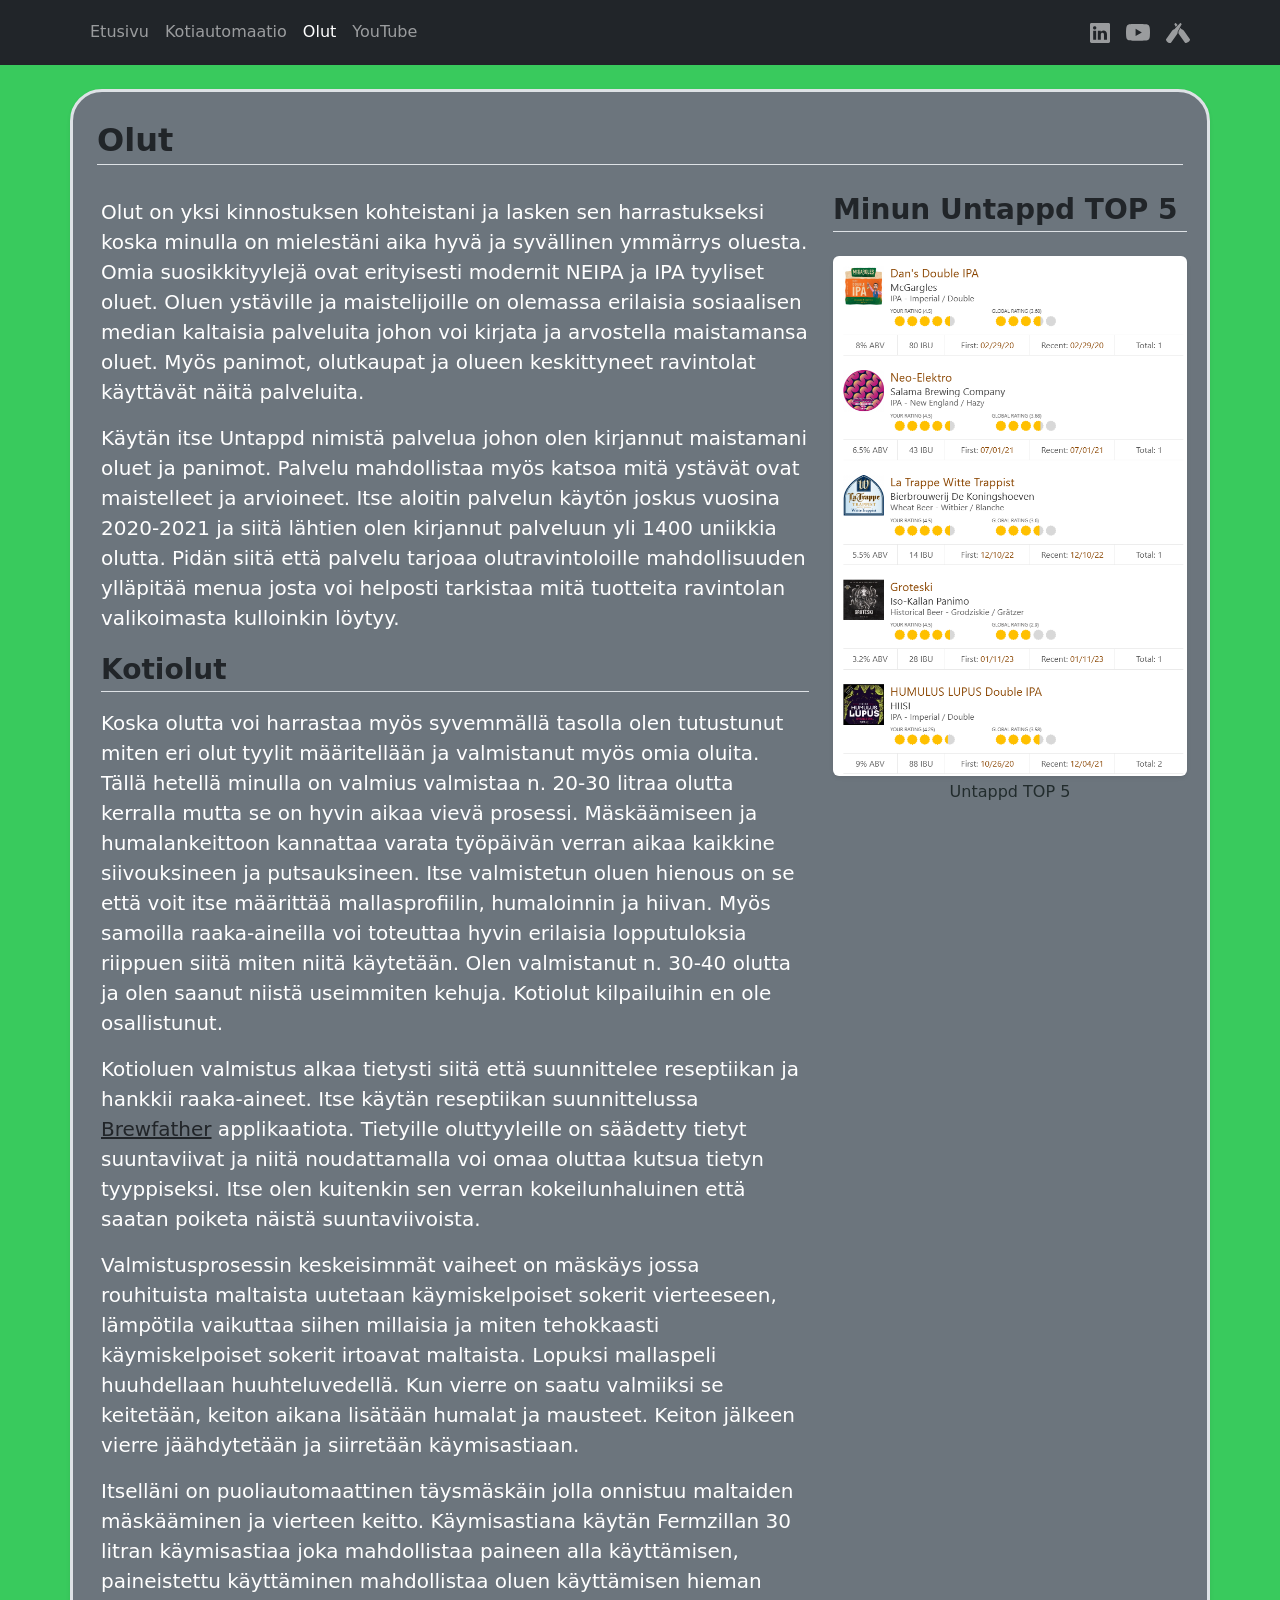
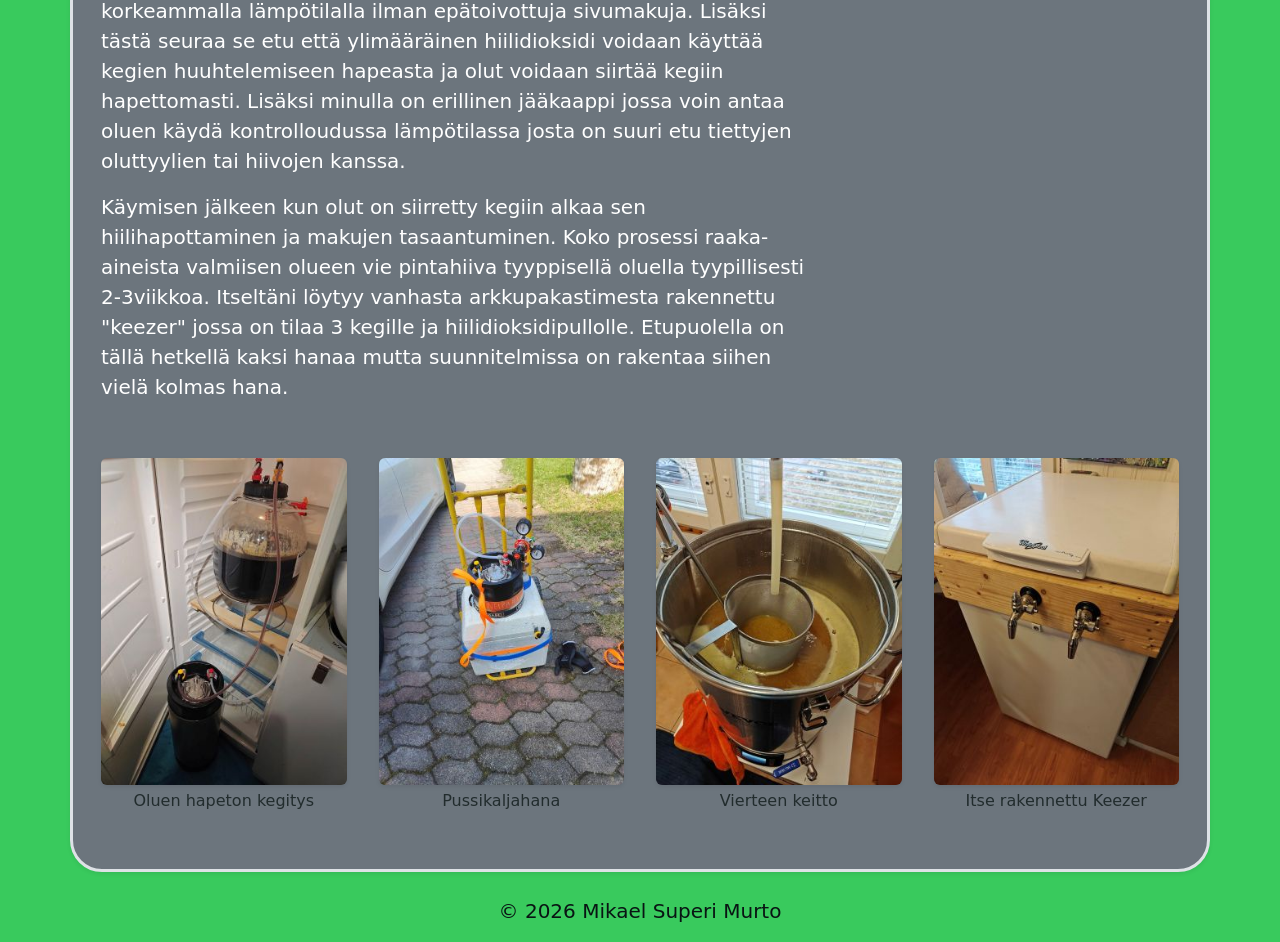
<file: WS07/olut.html>
<!DOCTYPE html>
<html lang="fi">
<head>
    <meta charset="UTF-8">
    <meta name="viewport" content="width=device-width, initial-scale=1">
    <title>Superin harrastukset - Olut</title>
    <link rel="icon" type="image/x-icon" href="img/favicon.ico">
    <link href="https://cdn.jsdelivr.net/npm/bootstrap@5.3.8/dist/css/bootstrap.min.css" rel="stylesheet" crossorigin="anonymous">
    <link rel="stylesheet" href="./styles/style1.css">
</head>

<body>

<header>

<nav class="navbar navbar-expand-lg navbar-dark bg-dark">
  <div class="container my-1">
    <button class="navbar-toggler" type="button" data-bs-toggle="collapse" data-bs-target="#navbarSupportedContent" aria-controls="navbarSupportedContent" aria-expanded="false" aria-label="Toggle navigation">
      <span class="navbar-toggler-icon"></span>
    </button>
    <div class="collapse navbar-collapse" id="navbarSupportedContent">
      <ul class="navbar-nav me-auto mb-2 mb-lg-0">
        <li class="nav-item">
          <a class="nav-link" href="./index.html">Etusivu</a>
        </li>
        <li class="nav-item">
          <a class="nav-link" href="./ha.html">Kotiautomaatio</a>
        </li>
        <li class="nav-item">
          <a class="nav-link active" aria-current="page" href="./olut.html">Olut</a>
        </li>
        <li class="nav-item">
          <a class="nav-link" href="./youtube.html">YouTube</a>
        </li>
        </ul>
    <div class="collapse navbar-collapse"></div>
        <ul class="navbar-nav me-auto mb-2 mb-lg-0">
        <li class="nav-item">
          <a class="nav-link" target="_blank" rel="noopener noreferrer" href="https://www.linkedin.com/in/mikael-murto-48b181172/">
            <svg xmlns="http://www.w3.org/2000/svg" width="20" height="20" fill="currentColor" class="bi bi-linkedin" viewBox="0 0 16 16">
            <path d="M0 1.146C0 .513.526 0 1.175 0h13.65C15.474 0 16 .513 16 1.146v13.708c0 .633-.526 1.146-1.175 1.146H1.175C.526 16 0 15.487 0 14.854zm4.943 12.248V6.169H2.542v7.225zm-1.2-8.212c.837 0 1.358-.554 1.358-1.248-.015-.709-.52-1.248-1.342-1.248S2.4 3.226 2.4 3.934c0 .694.521 1.248 1.327 1.248zm4.908 8.212V9.359c0-.216.016-.432.08-.586.173-.431.568-.878 1.232-.878.869 0 1.216.662 1.216 1.634v3.865h2.401V9.25c0-2.22-1.184-3.252-2.764-3.252-1.274 0-1.845.7-2.165 1.193v.025h-.016l.016-.025V6.169h-2.4c.03.678 0 7.225 0 7.225z"/></svg></a>
        </li>
        <li class="nav-item">
          <a class="nav-link" target="_blank" rel="noopener noreferrer" href="https://www.youtube.com/channel/UCzVaI67I90x-eW_XyZ0bUkQ">
            <svg xmlns="http://www.w3.org/2000/svg" width="24" height="24" fill="currentColor" class="bi bi-youtube" viewBox="0 0 16 16">
            <path d="M8.051 1.999h.089c.822.003 4.987.033 6.11.335a2.01 2.01 0 0 1 1.415 1.42c.101.38.172.883.22 1.402l.01.104.022.26.008.104c.065.914.073 1.77.074 1.957v.075c-.001.194-.01 1.108-.082 2.06l-.008.105-.009.104c-.05.572-.124 1.14-.235 1.558a2.01 2.01 0 0 1-1.415 1.42c-1.16.312-5.569.334-6.18.335h-.142c-.309 0-1.587-.006-2.927-.052l-.17-.006-.087-.004-.171-.007-.171-.007c-1.11-.049-2.167-.128-2.654-.26a2.01 2.01 0 0 1-1.415-1.419c-.111-.417-.185-.986-.235-1.558L.09 9.82l-.008-.104A31 31 0 0 1 0 7.68v-.123c.002-.215.01-.958.064-1.778l.007-.103.003-.052.008-.104.022-.26.01-.104c.048-.519.119-1.023.22-1.402a2.01 2.01 0 0 1 1.415-1.42c.487-.13 1.544-.21 2.654-.26l.17-.007.172-.006.086-.003.171-.007A100 100 0 0 1 7.858 2zM6.4 5.209v4.818l4.157-2.408z"/></svg></a>
        </li>
        <li class="nav-item">
          <a class="nav-link" target="_blank" rel="noopener noreferrer" href="https://untappd.com/user/Superii"><svg xmlns="http://www.w3.org/2000/svg" width="24" height="24" fill="currentColor" class="bi bi-youtube" viewBox="0 0 24 24">
            <path d="m11 13.299 -5.824 8.133c-0.298 0.416 -0.8 0.635 -1.308 0.572 -0.578 -0.072 -1.374 -0.289 -2.195 -0.879S0.392 19.849 0.139 19.323a1.402 1.402 0 0 1 0.122 -1.425l5.824 -8.133a3.066 3.066 0 0 1 1.062 -0.927l1.146 -0.604c0.23 -0.121 0.436 -0.283 0.608 -0.478 0.556 -0.631 2.049 -2.284 4.696 -4.957l0.046 -0.212a0.134 0.134 0 0 1 0.096 -0.1l0.146 -0.037a0.135 0.135 0 0 0 0.101 -0.141l-0.015 -0.18a0.13 0.13 0 0 1 0.125 -0.142c0.176 -0.005 0.518 0.046 1.001 0.393s0.64 0.656 0.692 0.824a0.13 0.13 0 0 1 -0.095 0.164l-0.175 0.044a0.133 0.133 0 0 0 -0.101 0.141l0.012 0.15a0.131 0.131 0 0 1 -0.063 0.123l-0.186 0.112c-1.679 3.369 -2.764 5.316 -3.183 6.046a2.157 2.157 0 0 0 -0.257 0.73l-0.205 1.281A3.074 3.074 0 0 1 11 13.3zm12.739 4.598 -5.824 -8.133a3.066 3.066 0 0 0 -1.062 -0.927l-1.146 -0.605a2.138 2.138 0 0 1 -0.608 -0.478 50.504 50.504 0 0 0 -0.587 -0.654 0.089 0.089 0 0 0 -0.142 0.018 97.261 97.261 0 0 1 -1.745 3.223 1.42 1.42 0 0 0 -0.171 0.485 3.518 3.518 0 0 0 0 1.103l0.01 0.064c0.075 0.471 0.259 0.918 0.536 1.305l5.824 8.133c0.296 0.413 0.79 0.635 1.294 0.574a4.759 4.759 0 0 0 2.209 -0.881 4.762 4.762 0 0 0 1.533 -1.802 1.4 1.4 0 0 0 -0.122 -1.425zM8.306 3.366l0.175 0.044a0.134 0.134 0 0 1 0.101 0.141l-0.012 0.15a0.13 0.13 0 0 0 0.063 0.123l0.186 0.112c0.311 0.623 0.599 1.194 0.869 1.721 0.026 0.051 0.091 0.06 0.129 0.019 0.437 -0.469 0.964 -1.025 1.585 -1.668a0.137 0.137 0 0 0 0.003 -0.19c-0.315 -0.322 -0.645 -0.659 -1.002 -1.02l-0.046 -0.212a0.13 0.13 0 0 0 -0.096 -0.099l-0.146 -0.037a0.135 0.135 0 0 1 -0.101 -0.141l0.015 -0.18a0.13 0.13 0 0 0 -0.123 -0.142c-0.175 -0.005 -0.518 0.045 -1.002 0.393 -0.483 0.347 -0.64 0.656 -0.692 0.824a0.13 0.13 0 0 0 0.095 0.164z"/></svg></a>
        </li>
      </ul>
      </div>
    </div>
</nav>
</header>
<br>


<div class="container p-4 border border-3 rounded-5 bg-secondary text-white shadow-sm">
  <p class="fs-2 border-bottom text-dark fw-bold">Olut</p>
  <div class="row">
    <div class="col-md-8 p-3">
      <p class="fs-5">
        Olut on yksi kinnostuksen kohteistani ja lasken sen harrastukseksi koska minulla on mielestäni aika hyvä ja syvällinen ymmärrys oluesta. Omia suosikkityylejä ovat erityisesti modernit NEIPA ja IPA tyyliset oluet.
        Oluen ystäville ja maistelijoille on olemassa erilaisia sosiaalisen median kaltaisia palveluita johon voi kirjata ja arvostella maistamansa oluet. Myös panimot, olutkaupat ja olueen keskittyneet ravintolat käyttävät näitä palveluita.
      </p>
      <p class="fs-5">
        Käytän itse Untappd nimistä palvelua johon olen kirjannut maistamani oluet ja panimot. Palvelu mahdollistaa myös katsoa mitä ystävät ovat maistelleet ja arvioineet.
        Itse aloitin palvelun käytön joskus vuosina 2020-2021 ja siitä lähtien olen kirjannut palveluun yli 1400 uniikkia olutta. Pidän siitä että palvelu tarjoaa olutravintoloille mahdollisuuden ylläpitää menua josta voi helposti tarkistaa mitä
        tuotteita ravintolan valikoimasta kulloinkin löytyy.
      </p>

      <p class="fs-3 border-bottom text-dark fw-bold">Kotiolut</p>
      <p class="fs-5">
        Koska olutta voi harrastaa myös syvemmällä tasolla olen tutustunut miten eri olut tyylit määritellään ja valmistanut myös omia oluita. Tällä hetellä minulla on valmius valmistaa n. 20-30 litraa olutta kerralla mutta se on hyvin aikaa vievä prosessi.
        Mäskäämiseen ja humalankeittoon kannattaa varata työpäivän verran aikaa kaikkine siivouksineen ja putsauksineen. Itse valmistetun oluen hienous on se että voit itse määrittää mallasprofiilin, humaloinnin ja hiivan. Myös samoilla raaka-aineilla
        voi toteuttaa hyvin erilaisia lopputuloksia riippuen siitä miten niitä käytetään. Olen valmistanut n. 30-40 olutta ja olen saanut niistä useimmiten kehuja. Kotiolut kilpailuihin en ole osallistunut.
      </p>
      <p class="fs-5">
        Kotioluen valmistus alkaa tietysti siitä että suunnittelee reseptiikan ja hankkii raaka-aineet. Itse käytän reseptiikan suunnittelussa <a class="text-dark" href="https://brewfather.app/">Brewfather</a> applikaatiota. Tietyille oluttyyleille on säädetty tietyt
        suuntaviivat ja niitä noudattamalla voi omaa oluttaa kutsua tietyn tyyppiseksi. Itse olen kuitenkin sen verran kokeilunhaluinen että saatan poiketa näistä suuntaviivoista.
      </p>
      <p class="fs-5">
        Valmistusprosessin keskeisimmät vaiheet on mäskäys jossa rouhituista maltaista uutetaan käymiskelpoiset sokerit vierteeseen, lämpötila vaikuttaa siihen millaisia ja miten tehokkaasti käymiskelpoiset sokerit irtoavat maltaista. Lopuksi mallaspeli huuhdellaan huuhteluvedellä.
        Kun vierre on saatu valmiiksi se keitetään, keiton aikana lisätään humalat ja mausteet. Keiton jälkeen vierre jäähdytetään ja siirretään käymisastiaan.
      </p>
      <p class="fs-5">
        Itselläni on puoliautomaattinen täysmäskäin jolla onnistuu maltaiden mäskääminen ja vierteen keitto. Käymisastiana käytän Fermzillan 30 litran käymisastiaa joka mahdollistaa paineen alla käyttämisen, paineistettu käyttäminen mahdollistaa
        oluen käyttämisen hieman korkeammalla lämpötilalla ilman epätoivottuja sivumakuja. Lisäksi tästä seuraa se etu että ylimääräinen hiilidioksidi voidaan käyttää kegien huuhtelemiseen hapeasta ja olut voidaan siirtää kegiin hapettomasti.
        Lisäksi minulla on erillinen jääkaappi jossa voin antaa oluen käydä kontrolloudussa lämpötilassa josta on suuri etu tiettyjen oluttyylien tai hiivojen kanssa.
      </p>
      <p class="fs-5">
        Käymisen jälkeen kun olut on siirretty kegiin alkaa sen hiilihapottaminen ja makujen tasaantuminen. Koko prosessi raaka-aineista valmiisen olueen vie pintahiiva tyyppisellä oluella tyypillisesti 2-3viikkoa. Itseltäni löytyy vanhasta
        arkkupakastimesta rakennettu "keezer" jossa on tilaa 3 kegille ja hiilidioksidipullolle. Etupuolella on tällä hetkellä kaksi hanaa mutta suunnitelmissa on rakentaa siihen vielä kolmas hana.
      </p>
      </div>

      <div class="col-md-4 p-2">
      <p class="fs-3 border-bottom text-dark fw-bold">Minun Untappd TOP 5</p>
        <img src="img/top5.png" class="img-fluid rounded mt-2 shadow-sm open-image" alt="Untappd TOP 5" data-bs-toggle="modal" data-bs-target="#kuvaModal">
        <p class="fs-6 mt-1 text-center text-muted">
          Untappd TOP 5
        </p>
      </div>
      </div>

    <div class="row">
    <div class="col-md-3 p-3">
      <img src="img/11.jpg" class="img-fluid rounded mt-2 shadow-sm open-image" alt="Oluen hapeton siirto kegiin" data-bs-toggle="modal" data-bs-target="#kuvaModal">
        <p class="fs-6 mt-1 text-center text-muted">Oluen hapeton kegitys</p>
      </div>
      <div class="col-md-3 p-3">
      <img src="img/4.jpg" class="img-fluid rounded mt-2 shadow-sm open-image" alt="Pussikaljahana" data-bs-toggle="modal" data-bs-target="#kuvaModal">
        <p class="fs-6 mt-1 text-center text-muted">Pussikaljahana</p>
      </div>
      <div class="col-md-3 p-3">
      <img src="img/16.jpg" class="img-fluid rounded mt-2 shadow-sm open-image" alt="Vierteen keitto" data-bs-toggle="modal" data-bs-target="#kuvaModal">
        <p class="fs-6 mt-1 text-center text-muted">Vierteen keitto</p>
      </div>
            <div class="col-md-3 p-3">
      <img src="img/17.jpg" class="img-fluid rounded mt-2 shadow-sm open-image" alt="Itse rakennettu Keezer" data-bs-toggle="modal" data-bs-target="#kuvaModal">
        <p class="fs-6 mt-1 text-center text-muted">Itse rakennettu Keezer</p>
      </div>
      </div>
  </div>
<br>


<div class="modal fade" id="kuvaModal" tabindex="-1" aria-hidden="true">
  <div class="modal-dialog modal-xl modal-dialog-centered">
    <div class="modal-content bg-dark border-0">
      <div class="modal-header border-0">
        <button type="button" class="btn-close btn-close-white" data-bs-dismiss="modal" aria-label="Sulje"></button>
      </div>
      <div class="modal-body text-center">
        <img src="img/placeholder.jpg" id="modalKuva" class="img-fluid rounded" alt="placeholder image"> 
      </div>
    </div>
  </div>
</div>

<script>
  const kuvaModal = document.getElementById('kuvaModal');
  const modalKuva = document.getElementById('modalKuva');

  document.querySelectorAll('.open-image').forEach(img => {
    img.addEventListener('click', function () {
      modalKuva.src = this.src;
      modalKuva.alt = this.alt;
    });
  });
</script>

<footer>
    <p class="lead text-center">&copy; 2026 Mikael Superi Murto</p>
<script src="https://cdn.jsdelivr.net/npm/bootstrap@5.3.8/dist/js/bootstrap.bundle.min.js" crossorigin="anonymous"></script>
</footer>
</body>
</html>
</file>
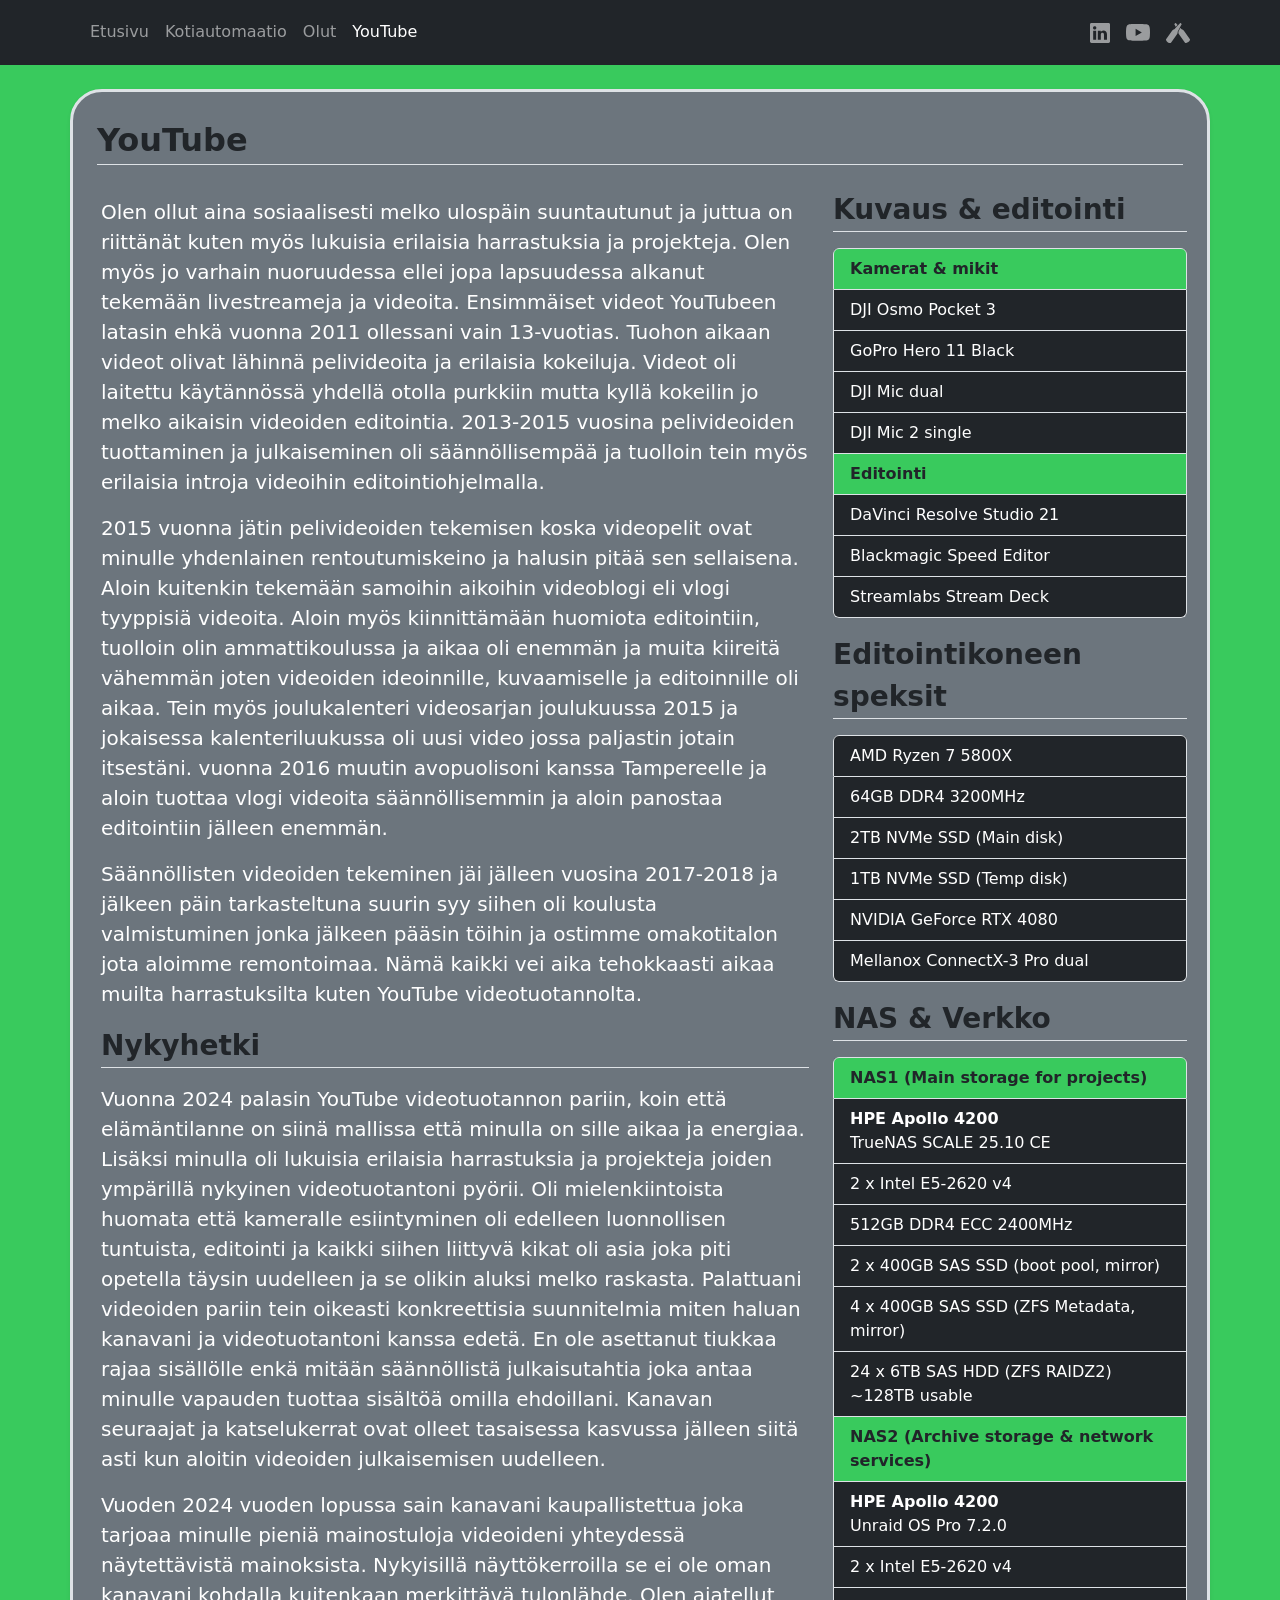
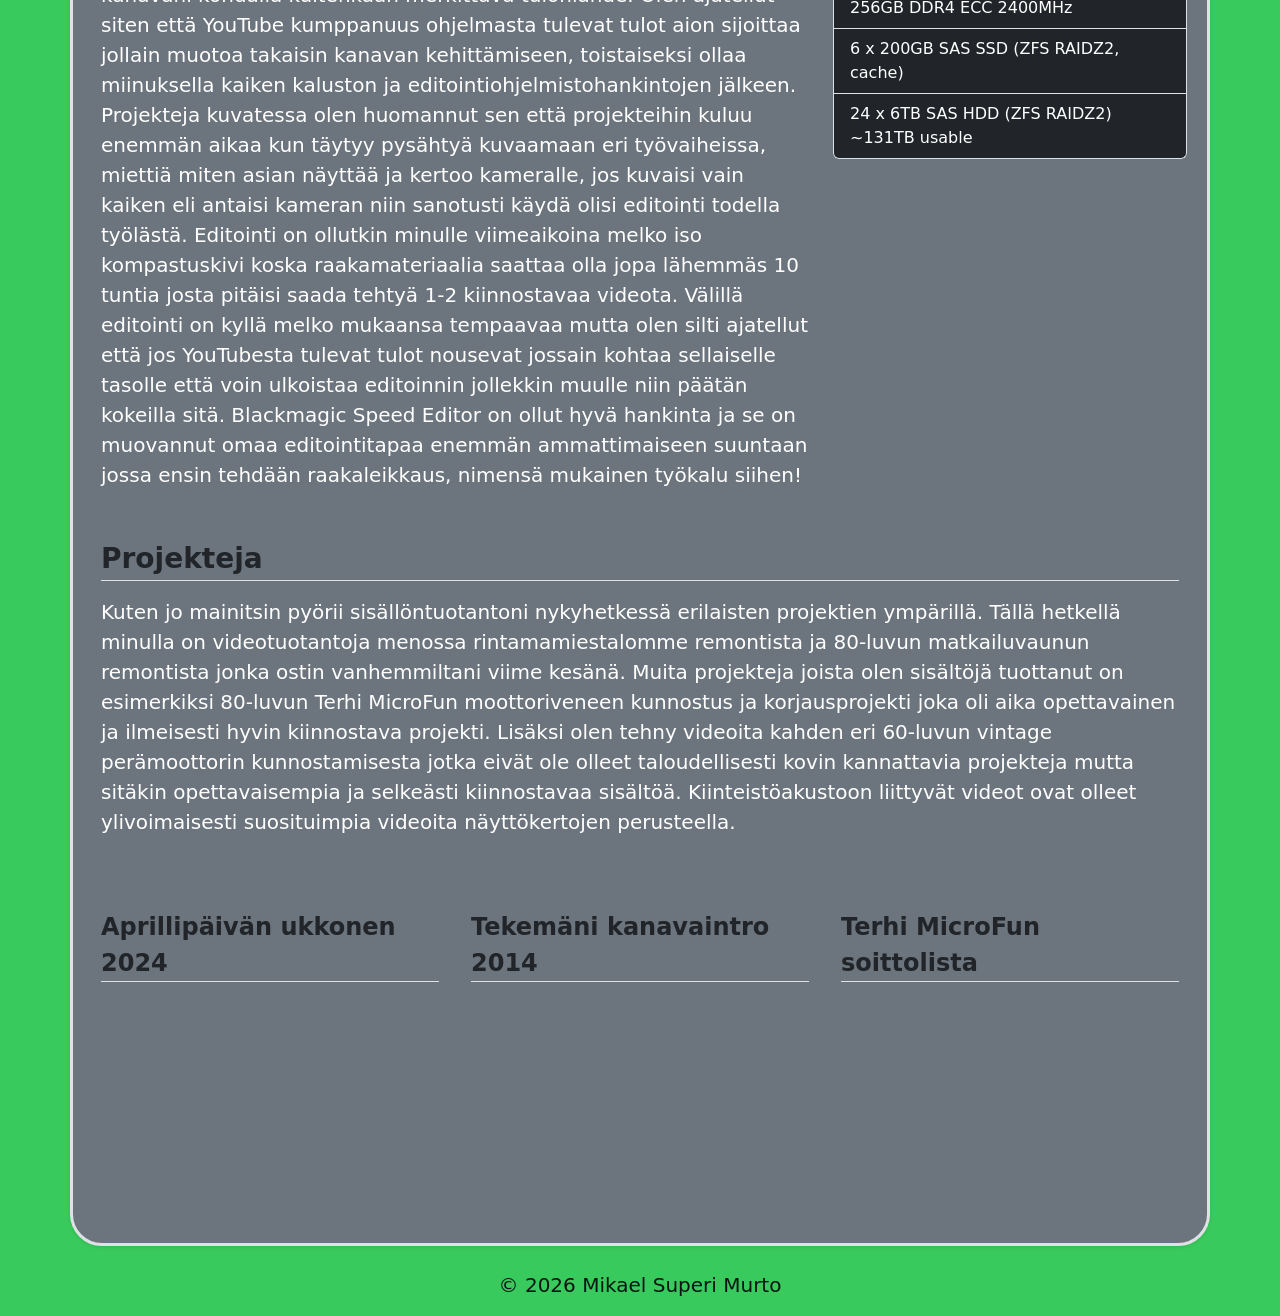
<file: WS07/youtube.html>
<!DOCTYPE html>
<html lang="fi">
<head>
    <meta charset="UTF-8">
    <meta name="viewport" content="width=device-width, initial-scale=1">
    <title>Superin harrastukset - YouTube</title>
    <link rel="icon" type="image/x-icon" href="img/favicon.ico">
    <link href="https://cdn.jsdelivr.net/npm/bootstrap@5.3.8/dist/css/bootstrap.min.css" rel="stylesheet" crossorigin="anonymous">
    <link rel="stylesheet" href="./styles/style1.css">
</head>

<body>

<header>

<nav class="navbar navbar-expand-lg navbar-dark bg-dark">
  <div class="container my-1">
    <button class="navbar-toggler" type="button" data-bs-toggle="collapse" data-bs-target="#navbarSupportedContent" aria-controls="navbarSupportedContent" aria-expanded="false" aria-label="Toggle navigation">
      <span class="navbar-toggler-icon"></span>
    </button>
    <div class="collapse navbar-collapse" id="navbarSupportedContent">
      <ul class="navbar-nav me-auto mb-2 mb-lg-0">
        <li class="nav-item">
          <a class="nav-link" href="./index.html">Etusivu</a>
        </li>
        <li class="nav-item">
          <a class="nav-link" href="./ha.html">Kotiautomaatio</a>
        </li>
        <li class="nav-item">
          <a class="nav-link" href="./olut.html">Olut</a>
        </li>
        <li class="nav-item">
          <a class="nav-link active" aria-current="page" href="./youtube.html">YouTube</a>
        </li>
        </ul>
    <div class="collapse navbar-collapse"></div>
        <ul class="navbar-nav me-auto mb-2 mb-lg-0">
        <li class="nav-item">
          <a class="nav-link" target="_blank" rel="noopener noreferrer" href="https://www.linkedin.com/in/mikael-murto-48b181172/">
            <svg xmlns="http://www.w3.org/2000/svg" width="20" height="20" fill="currentColor" class="bi bi-linkedin" viewBox="0 0 16 16">
            <path d="M0 1.146C0 .513.526 0 1.175 0h13.65C15.474 0 16 .513 16 1.146v13.708c0 .633-.526 1.146-1.175 1.146H1.175C.526 16 0 15.487 0 14.854zm4.943 12.248V6.169H2.542v7.225zm-1.2-8.212c.837 0 1.358-.554 1.358-1.248-.015-.709-.52-1.248-1.342-1.248S2.4 3.226 2.4 3.934c0 .694.521 1.248 1.327 1.248zm4.908 8.212V9.359c0-.216.016-.432.08-.586.173-.431.568-.878 1.232-.878.869 0 1.216.662 1.216 1.634v3.865h2.401V9.25c0-2.22-1.184-3.252-2.764-3.252-1.274 0-1.845.7-2.165 1.193v.025h-.016l.016-.025V6.169h-2.4c.03.678 0 7.225 0 7.225z"/></svg></a>
        </li>
        <li class="nav-item">
          <a class="nav-link" target="_blank" rel="noopener noreferrer" href="https://www.youtube.com/channel/UCzVaI67I90x-eW_XyZ0bUkQ">
            <svg xmlns="http://www.w3.org/2000/svg" width="24" height="24" fill="currentColor" class="bi bi-youtube" viewBox="0 0 16 16">
            <path d="M8.051 1.999h.089c.822.003 4.987.033 6.11.335a2.01 2.01 0 0 1 1.415 1.42c.101.38.172.883.22 1.402l.01.104.022.26.008.104c.065.914.073 1.77.074 1.957v.075c-.001.194-.01 1.108-.082 2.06l-.008.105-.009.104c-.05.572-.124 1.14-.235 1.558a2.01 2.01 0 0 1-1.415 1.42c-1.16.312-5.569.334-6.18.335h-.142c-.309 0-1.587-.006-2.927-.052l-.17-.006-.087-.004-.171-.007-.171-.007c-1.11-.049-2.167-.128-2.654-.26a2.01 2.01 0 0 1-1.415-1.419c-.111-.417-.185-.986-.235-1.558L.09 9.82l-.008-.104A31 31 0 0 1 0 7.68v-.123c.002-.215.01-.958.064-1.778l.007-.103.003-.052.008-.104.022-.26.01-.104c.048-.519.119-1.023.22-1.402a2.01 2.01 0 0 1 1.415-1.42c.487-.13 1.544-.21 2.654-.26l.17-.007.172-.006.086-.003.171-.007A100 100 0 0 1 7.858 2zM6.4 5.209v4.818l4.157-2.408z"/></svg></a>
        </li>
        <li class="nav-item">
          <a class="nav-link" target="_blank" rel="noopener noreferrer" href="https://untappd.com/user/Superii">
            <svg xmlns="http://www.w3.org/2000/svg" width="24" height="24" fill="currentColor" class="bi bi-youtube" viewBox="0 0 24 24">
            <path d="m11 13.299 -5.824 8.133c-0.298 0.416 -0.8 0.635 -1.308 0.572 -0.578 -0.072 -1.374 -0.289 -2.195 -0.879S0.392 19.849 0.139 19.323a1.402 1.402 0 0 1 0.122 -1.425l5.824 -8.133a3.066 3.066 0 0 1 1.062 -0.927l1.146 -0.604c0.23 -0.121 0.436 -0.283 0.608 -0.478 0.556 -0.631 2.049 -2.284 4.696 -4.957l0.046 -0.212a0.134 0.134 0 0 1 0.096 -0.1l0.146 -0.037a0.135 0.135 0 0 0 0.101 -0.141l-0.015 -0.18a0.13 0.13 0 0 1 0.125 -0.142c0.176 -0.005 0.518 0.046 1.001 0.393s0.64 0.656 0.692 0.824a0.13 0.13 0 0 1 -0.095 0.164l-0.175 0.044a0.133 0.133 0 0 0 -0.101 0.141l0.012 0.15a0.131 0.131 0 0 1 -0.063 0.123l-0.186 0.112c-1.679 3.369 -2.764 5.316 -3.183 6.046a2.157 2.157 0 0 0 -0.257 0.73l-0.205 1.281A3.074 3.074 0 0 1 11 13.3zm12.739 4.598 -5.824 -8.133a3.066 3.066 0 0 0 -1.062 -0.927l-1.146 -0.605a2.138 2.138 0 0 1 -0.608 -0.478 50.504 50.504 0 0 0 -0.587 -0.654 0.089 0.089 0 0 0 -0.142 0.018 97.261 97.261 0 0 1 -1.745 3.223 1.42 1.42 0 0 0 -0.171 0.485 3.518 3.518 0 0 0 0 1.103l0.01 0.064c0.075 0.471 0.259 0.918 0.536 1.305l5.824 8.133c0.296 0.413 0.79 0.635 1.294 0.574a4.759 4.759 0 0 0 2.209 -0.881 4.762 4.762 0 0 0 1.533 -1.802 1.4 1.4 0 0 0 -0.122 -1.425zM8.306 3.366l0.175 0.044a0.134 0.134 0 0 1 0.101 0.141l-0.012 0.15a0.13 0.13 0 0 0 0.063 0.123l0.186 0.112c0.311 0.623 0.599 1.194 0.869 1.721 0.026 0.051 0.091 0.06 0.129 0.019 0.437 -0.469 0.964 -1.025 1.585 -1.668a0.137 0.137 0 0 0 0.003 -0.19c-0.315 -0.322 -0.645 -0.659 -1.002 -1.02l-0.046 -0.212a0.13 0.13 0 0 0 -0.096 -0.099l-0.146 -0.037a0.135 0.135 0 0 1 -0.101 -0.141l0.015 -0.18a0.13 0.13 0 0 0 -0.123 -0.142c-0.175 -0.005 -0.518 0.045 -1.002 0.393 -0.483 0.347 -0.64 0.656 -0.692 0.824a0.13 0.13 0 0 0 0.095 0.164z"/></svg></a>
        </li>
      </ul>
      </div>
    </div>
</nav>
</header>
<br>


<div class="container p-4 border border-3 rounded-5 bg-secondary text-white shadow-sm">
  <p class="fs-2 border-bottom text-dark fw-bold">YouTube</p>
  <div class="row">
    <div class="col-md-8 p-3">
      <p class="fs-5">
        Olen ollut aina sosiaalisesti melko ulospäin suuntautunut ja juttua on riittänät kuten myös lukuisia erilaisia harrastuksia ja projekteja. Olen myös jo varhain nuoruudessa ellei jopa lapsuudessa alkanut tekemään livestreameja ja videoita.
        Ensimmäiset videot YouTubeen latasin ehkä vuonna 2011 ollessani vain 13-vuotias. Tuohon aikaan videot olivat lähinnä pelivideoita ja erilaisia kokeiluja. Videot oli laitettu käytännössä yhdellä otolla purkkiin mutta kyllä kokeilin jo melko aikaisin
        videoiden editointia. 2013-2015 vuosina pelivideoiden tuottaminen ja julkaiseminen oli säännöllisempää ja tuolloin tein myös erilaisia introja videoihin editointiohjelmalla.
      </p>
      <p class="fs-5">
        2015 vuonna jätin pelivideoiden tekemisen koska videopelit ovat minulle yhdenlainen rentoutumiskeino ja halusin pitää sen sellaisena. Aloin kuitenkin tekemään samoihin aikoihin videoblogi eli vlogi tyyppisiä videoita.
        Aloin myös kiinnittämään huomiota editointiin, tuolloin olin ammattikoulussa ja aikaa oli enemmän ja muita kiireitä vähemmän joten videoiden ideoinnille, kuvaamiselle ja editoinnille oli aikaa. Tein myös joulukalenteri videosarjan joulukuussa 2015
        ja jokaisessa kalenteriluukussa oli uusi video jossa paljastin jotain itsestäni. vuonna 2016 muutin avopuolisoni kanssa Tampereelle ja aloin tuottaa vlogi videoita säännöllisemmin ja aloin panostaa editointiin jälleen enemmän.
      </p>
      <p class="fs-5">
        Säännöllisten videoiden tekeminen jäi jälleen vuosina 2017-2018 ja jälkeen päin tarkasteltuna suurin syy siihen oli koulusta valmistuminen jonka jälkeen pääsin töihin ja ostimme omakotitalon jota aloimme remontoimaa. Nämä kaikki vei aika tehokkaasti
        aikaa muilta harrastuksilta kuten YouTube videotuotannolta.
      </p>

      <p class="fs-3 border-bottom text-dark fw-bold">Nykyhetki</p>
      <p class="fs-5">
        Vuonna 2024 palasin YouTube videotuotannon pariin, koin että elämäntilanne on siinä mallissa että minulla on sille aikaa ja energiaa. Lisäksi minulla oli lukuisia erilaisia harrastuksia ja projekteja joiden ympärillä nykyinen videotuotantoni pyörii.
        Oli mielenkiintoista huomata että kameralle esiintyminen oli edelleen luonnollisen tuntuista, editointi ja kaikki siihen liittyvä kikat oli asia joka piti opetella täysin uudelleen ja se olikin aluksi melko raskasta. Palattuani videoiden pariin
        tein oikeasti konkreettisia suunnitelmia miten haluan kanavani ja videotuotantoni kanssa edetä. En ole asettanut tiukkaa rajaa sisällölle enkä mitään säännöllistä julkaisutahtia joka antaa minulle vapauden tuottaa sisältöä omilla ehdoillani.
        Kanavan seuraajat ja katselukerrat ovat olleet tasaisessa kasvussa jälleen siitä asti kun aloitin videoiden julkaisemisen uudelleen.
      </p>
      <p class="fs-5">
        Vuoden 2024 vuoden lopussa sain kanavani kaupallistettua joka tarjoaa minulle pieniä mainostuloja videoideni yhteydessä näytettävistä mainoksista. Nykyisillä näyttökerroilla se ei ole oman kanavani kohdalla kuitenkaan merkittävä tulonlähde.
        Olen ajatellut siten että YouTube kumppanuus ohjelmasta tulevat tulot aion sijoittaa jollain muotoa takaisin kanavan kehittämiseen, toistaiseksi ollaa miinuksella kaiken kaluston ja editointiohjelmistohankintojen jälkeen.
        Projekteja kuvatessa olen huomannut sen että projekteihin kuluu enemmän aikaa kun täytyy pysähtyä kuvaamaan eri työvaiheissa, miettiä miten asian näyttää ja kertoo kameralle, jos kuvaisi vain kaiken eli antaisi kameran 
        niin sanotusti käydä olisi editointi todella työlästä. Editointi on ollutkin minulle viimeaikoina melko iso kompastuskivi koska raakamateriaalia saattaa olla jopa lähemmäs 10 tuntia josta pitäisi saada tehtyä 1-2 kiinnostavaa videota.
        Välillä editointi on kyllä melko mukaansa tempaavaa mutta olen silti ajatellut että jos YouTubesta tulevat tulot nousevat jossain kohtaa sellaiselle tasolle että voin ulkoistaa editoinnin jollekkin muulle niin päätän kokeilla sitä.
        Blackmagic Speed Editor on ollut hyvä hankinta ja se on muovannut omaa editointitapaa enemmän ammattimaiseen suuntaan jossa ensin tehdään raakaleikkaus, nimensä mukainen työkalu siihen!
      </p>

      

    </div>

      <div class="col-md-4 p-2">
      <p class="fs-3 border-bottom text-dark fw-bold">Kuvaus & editointi</p>
        <ul class="list-group bg-dark text-white">
          <li class="list-group-item text-dark fw-bold">Kamerat & mikit</li>
          <li class="list-group-item bg-dark text-white">DJI Osmo Pocket 3</li>
          <li class="list-group-item bg-dark text-white">GoPro Hero 11 Black</li>
          <li class="list-group-item bg-dark text-white">DJI Mic dual</li>
          <li class="list-group-item bg-dark text-white">DJI Mic 2 single</li>
          <li class="list-group-item text-dark fw-bold">Editointi</li>
          <li class="list-group-item bg-dark text-white">DaVinci Resolve Studio 21</li>
          <li class="list-group-item bg-dark text-white">Blackmagic Speed Editor</li>
          <li class="list-group-item bg-dark text-white">Streamlabs Stream Deck</li>
        </ul>

      <p class="fs-3 border-bottom text-dark fw-bold my-3">Editointikoneen speksit</p>
        <ul class="list-group bg-dark text-white">
          <li class="list-group-item bg-dark text-white">AMD Ryzen 7 5800X</li>
          <li class="list-group-item bg-dark text-white">64GB DDR4 3200MHz</li>
          <li class="list-group-item bg-dark text-white">2TB NVMe SSD (Main disk)</li>
          <li class="list-group-item bg-dark text-white">1TB NVMe SSD (Temp disk)</li>
          <li class="list-group-item bg-dark text-white">NVIDIA GeForce RTX 4080</li>
          <li class="list-group-item bg-dark text-white">Mellanox ConnectX-3 Pro dual</li>
        </ul>

      <p class="fs-3 border-bottom text-dark fw-bold my-3">NAS & Verkko</p>
        <ul class="list-group bg-dark text-white">
          <li class="list-group-item text-dark fw-bold">NAS1 (Main storage for projects)</li>
          <li class="list-group-item bg-dark text-white"><strong>HPE Apollo 4200</strong><br>TrueNAS SCALE 25.10 CE</li>
          <li class="list-group-item bg-dark text-white">2 x Intel E5-2620 v4</li>
          <li class="list-group-item bg-dark text-white">512GB DDR4 ECC 2400MHz</li>
          <li class="list-group-item bg-dark text-white">2 x 400GB SAS SSD (boot pool, mirror)</li>
          <li class="list-group-item bg-dark text-white">4 x 400GB SAS SSD (ZFS Metadata, mirror)</li>
          <li class="list-group-item bg-dark text-white">24 x 6TB SAS HDD (ZFS RAIDZ2) ~128TB usable</li>

          <li class="list-group-item text-dark fw-bold">NAS2 (Archive storage & network services)</li> 
          <li class="list-group-item bg-dark text-white"><strong>HPE Apollo 4200</strong><br>Unraid OS Pro 7.2.0</li>
          <li class="list-group-item bg-dark text-white">2 x Intel E5-2620 v4</li>
          <li class="list-group-item bg-dark text-white">256GB DDR4 ECC 2400MHz</li>
          <li class="list-group-item bg-dark text-white">6 x 200GB SAS SSD (ZFS RAIDZ2, cache)</li>
          <li class="list-group-item bg-dark text-white">24 x 6TB SAS HDD (ZFS RAIDZ2) ~131TB usable</li>
        </ul>
      </div>
</div>
  <div class="row">
    <div class="col-md-12 p-3">
      <p class="fs-3 border-bottom text-dark fw-bold">Projekteja</p>
      <p class="fs-5">
        Kuten jo mainitsin pyörii sisällöntuotantoni nykyhetkessä erilaisten projektien ympärillä. Tällä hetkellä minulla on videotuotantoja menossa rintamamiestalomme remontista ja 80-luvun matkailuvaunun remontista jonka ostin vanhemmiltani viime kesänä.
        Muita projekteja joista olen sisältöjä tuottanut on esimerkiksi 80-luvun Terhi MicroFun moottoriveneen kunnostus ja korjausprojekti joka oli aika opettavainen ja ilmeisesti hyvin kiinnostava projekti. Lisäksi olen tehny videoita kahden eri
        60-luvun vintage perämoottorin kunnostamisesta jotka eivät ole olleet taloudellisesti kovin kannattavia projekteja mutta sitäkin opettavaisempia ja selkeästi kiinnostavaa sisältöä. Kiinteistöakustoon liittyvät videot ovat olleet
        ylivoimaisesti suosituimpia videoita näyttökertojen perusteella.
      </p>
    </div>
  </div>

    <div class="row mb-5">
      <div class="col-md-4 p-3 mt-4">
        <p class="fs-4 border-bottom text-dark fw-bold">Aprillipäivän ukkonen 2024</p>
      
      <iframe src="https://www.youtube.com/embed/nsrimC2NbTI?si=OBc2DU9eWy3q4mHW" title="YouTube video player" allow="accelerometer; autoplay; clipboard-write; encrypted-media; gyroscope; picture-in-picture; web-share" referrerpolicy="strict-origin-when-cross-origin" allowfullscreen></iframe>
      </div>
      <div class="col-md-4 p-3 mt-4">
        <p class="fs-4 border-bottom text-dark fw-bold">Tekemäni kanavaintro 2014</p>
        <iframe src="https://www.youtube.com/embed/zgMwzPCMu34?si=xV5scOH5LJZdz36J" title="YouTube video player" allow="accelerometer; autoplay; clipboard-write; encrypted-media; gyroscope; picture-in-picture; web-share" referrerpolicy="strict-origin-when-cross-origin" allowfullscreen></iframe>
      </div> 
      <div class="col-md-4 p-3 mt-4">
        <p class="fs-4 border-bottom text-dark fw-bold">Terhi MicroFun soittolista</p>
        <iframe src="https://www.youtube.com/embed/playlist?list=PLChSB7LF7tdcBCdZOouG4MP0E50PdvmOt" title="YouTube video player" allow="accelerometer; autoplay; clipboard-write; encrypted-media; gyroscope; picture-in-picture; web-share" referrerpolicy="strict-origin-when-cross-origin" allowfullscreen></iframe>
      </div>
    </div>
  </div>

<br>


<div class="modal fade" id="kuvaModal" tabindex="-1" aria-hidden="true">
  <div class="modal-dialog modal-xl modal-dialog-centered">
    <div class="modal-content bg-dark border-0">
      <div class="modal-header border-0">
        <button type="button" class="btn-close btn-close-white" data-bs-dismiss="modal" aria-label="Sulje"></button>
      </div>
      <div class="modal-body text-center">
        <img src="img/placeholder.jpg" id="modalKuva" class="img-fluid rounded" alt="placeholder image"> 
      </div>
    </div>
  </div>
</div>

<script>
  const kuvaModal = document.getElementById('kuvaModal');
  const modalKuva = document.getElementById('modalKuva');

  document.querySelectorAll('.open-image').forEach(img => {
    img.addEventListener('click', function () {
      modalKuva.src = this.src;
      modalKuva.alt = this.alt;
    });
  });
</script>

<footer>
    <p class="lead text-center">&copy; 2026 Mikael Superi Murto</p>
<script src="https://cdn.jsdelivr.net/npm/bootstrap@5.3.8/dist/js/bootstrap.bundle.min.js" crossorigin="anonymous"></script>
</footer>
</body>
</html>
</file>
<file: 00B/styles/main.css>
:root {
  --green: #00FF00;
  --white: #FFFFFF;
  --black: #000000;
}

body {
  background: var(--bg);
  color: var(--fontColor);
  font-family: helvetica;
}

li {
  list-style: circle;
}

.list {
  list-style: square;
}

.light-theme {
  --bg: var(--green);
  --fontColor: var(--black);
  --btnBg: var(--black);
  --btnFontColor: var(--white);
}

.dark-theme {
  --bg: var(--black);
  --fontColor: var(--green);
  --btnBg: var(--white);
  --btnFontColor: var(--black);
}

.btn {
  position: absolute;
  top: 20px;
  left: 250px;
  height: 50px;
  width: 50px;
  border-radius: 50%;
  border: none;
  color: var(--btnFontColor);
  background-color: var(--btnBg);
}
</file>
<file: WS00/styles/main.css>
:root {
  --green: #00FF00;
  --white: #FFFFFF;
  --black: #000000;
}

body {
  background: var(--bg);
  color: var(--fontColor);
  font-family: helvetica;
}

li {
  list-style: circle;
}

.list {
  list-style: square;
}

.light-theme {
  --bg: var(--green);
  --fontColor: var(--black);
  --btnBg: var(--black);
  --btnFontColor: var(--white);
}

.dark-theme {
  --bg: var(--black);
  --fontColor: var(--green);
  --btnBg: var(--white);
  --btnFontColor: var(--black);
}

.btn {
  position: absolute;
  top: 20px;
  left: 250px;
  height: 50px;
  width: 50px;
  border-radius: 50%;
  border: none;
  color: var(--btnFontColor);
  background-color: var(--btnBg);
}
</file>
<file: WS07/styles/style1.css>
/* Color palette https://colorhunt.co/palette/091413285a48408a71b0e4cc 
#091413
#285A48
#408A71
#B0E4CC
*/
:root {
  --bs-primary: #285A48;
  --bs-body-color: #091413;
  --bs-body-bg: #39ca5d;
  --bs-secondary-color: #091413BF;
  --bs-secondary-bg: #408A71;
  --bs-teriary-color: #09141380;
  --bs-tertiary-bg: #D7F1E5;
}

.custom-link {
  transition: background-color 0.2s ease, transform 0.2s ease, box-shadow 0.2s ease;
}

.custom-link:hover {
  background-color: #198754;
  transform: translateX(6px);
  box-shadow: 0 4px 12px rgba(0, 0, 0, 0.25);
}

iframe {
width: 100%;
height: 100%;
border: none;
}
</file>
<file: WS04/workshop/styles/style1.css>
.grid-container {
  display: grid;
  grid-template-columns: repeat(3, 1fr);
  grid-gap: 10px;
}

.grid-item {
  background-color: lightgreen;
  padding: 20px;
  text-align: center;
}

.flex-container {
  display: flex;
  justify-content: space-around;
  align-items: center;
}

.box {
  background-color: lightblue;
  padding: 20px;
  text-align: center;
}


.responsive-box {
  padding: 20px;
  text-align: center;
}

@media (max-width: 600px) {
  .responsive-box {
    background-color: lightcoral;
  }
}

@media (min-width: 601px) {
  .responsive-box {
    background-color: lightseagreen;
  }
}
</file>
<file: WS05/workshop/styles/style1.css>
/* Color palette https://colorhunt.co/palette/091413285a48408a71b0e4cc 
#091413
#285A48
#408A71
#B0E4CC
*/
:root {
  --primary-color: #091413;
  --secondary-color: #285A48;
  --accent-color: #408A71;
  --text-color: #B0E4CC;
}

body {
  background-color: var(--primary-color);
  color: var(--text-color);
  padding: 15px;
}

header {
  padding: 10px;
  background-color: var(--secondary-color);
  text-align: center;
}

h1 {
  text-align: center;
}

h2 {
  text-align: left;
  padding-left: 25px;
  
}

p {
  text-align: left;
  padding-left: 25px;
}

ul, li {
  text-align: left;
  font-family: 'Trebuchet MS', 'Lucida Sans Unicode', 'Lucida Grande', 'Lucida Sans', Arial, sans-serif;
  font-weight: bold;
}



.nav-list {
  margin: 10px auto;
  width: 70%;
  display: flex;
  justify-content: center;
  padding-right: 100px;
  border-radius: 6px;
}

.responsive-nav .nav-list {
      display: flex;
      list-style: none;
    }
    
    @media (max-width: 600px) {
      .responsive-nav .nav-list {
        display: none;
      }
    
      .responsive-nav .menu-toggle {
        display: block;
      }
    }

.grid-container {
  margin: 10px auto;
  display: grid;
  justify-content: center;
  max-width: 70%;
  grid-template-columns: repeat(2, 1fr);
  grid-gap: 10px;
}

.grid-item {
  background-color: var(--secondary-color);
  padding: 20px;
  text-align: center;
  border-radius: 6px;
}

.flex-container {
  display: flex;
  flex-wrap: wrap;
  margin: 10px auto;
  max-width: 70%;
  justify-content: space-around;
  align-items: center;
}

.box {
  background-color: var(--secondary-color);
  padding: 20px;
  text-align: center;
  border-radius: 6px;
}

.responsive-box {
  margin: 10px auto;
  padding: 20px 0px;
  max-width: 70%;
  text-align: center;
  border-radius: 6px;
}

@media (max-width: 600px) {
  .responsive-box {
    background-color: var(--text-color);
    color: var(--secondary-color);
  }
}

@media (min-width: 601px) {
  .responsive-box {
    background-color: var(--secondary-color);
    color: var(--text-color);
  }
}

.responsive-container {
      display: flex;
      flex-wrap: wrap;
      justify-content: center;
      margin: 10px auto;
      max-width: 70%;
      font-size: larger;
      font-weight: bold;
    } 
    
    .column {
      flex: 1;
      padding: 10px;
    }
    
    @media (max-width: 600px) {
      .column {
        flex: 100%;
      }
    }

.responsive-image {
      margin: 10px auto;;
      display: flex;
      max-width: 70%;
      height: auto;
      border-radius: 6px;
      box-shadow: 4px 4px 6px rgba(0, 0, 0, 0.3);
    }

.media-query-box {
      margin: 10px auto;
      padding: 10px 0px;
      text-align: center;
      border-radius: 6px;
      width: 70%;
    }
    
    @media (max-width: 600px) {
      .media-query-box {
        background-color: var(--text-color);
        color: var(--secondary-color); 
      }
    }
    
    @media (min-width: 601px) {
      .media-query-box {
      background-color: var(--secondary-color);
      color: var(--text-color);
      }
    }


.footer-content {
  text-align: center;
  padding: 1px 0px;
  background-color: var(--accent-color);
  color: var(--primary-color);
  border-radius: 10px;
  margin: 10px auto;
  width: 70%;
}


#about, #services, #contact {
  display: flex;
  flex-direction: column;
  background-color: var(--secondary-color);
  color: var(--text-color);
  border-radius: 10px;
  margin: 10px auto;
  width: 70%;
    }
</file>
<file: WS06/workshop/styles/style1.css>
/* Color palette https://colorhunt.co/palette/091413285a48408a71b0e4cc 
#091413
#285A48
#408A71
#B0E4CC
*/
:root {
  --bs-primary: #285A48;
  --bs-body-color: #091413;
  --bs-body-bg: #B0E4CC;
  --bs-secondary-color: #091413BF;
  --bs-secondary-bg: #408A71;
  --bs-teriary-color: #09141380;
  --bs-tertiary-bg: #D7F1E5;
}
</file>
